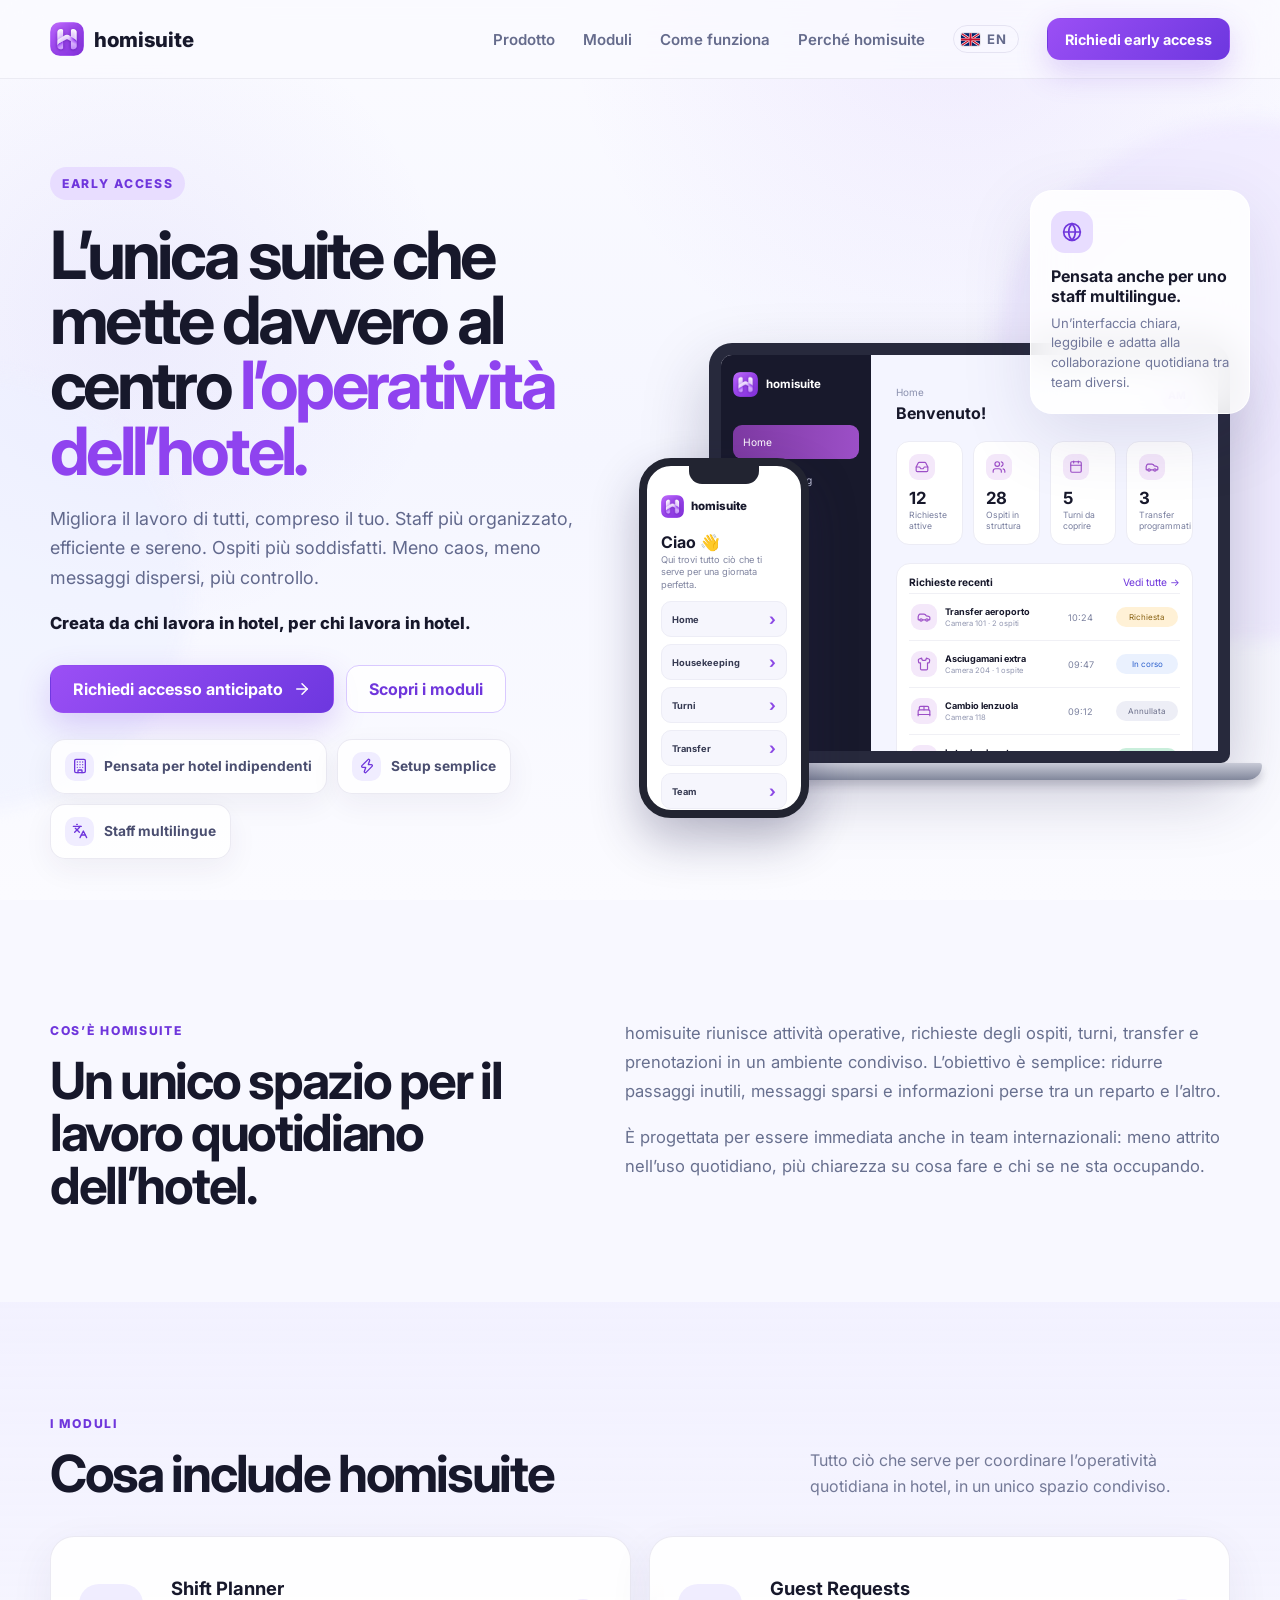
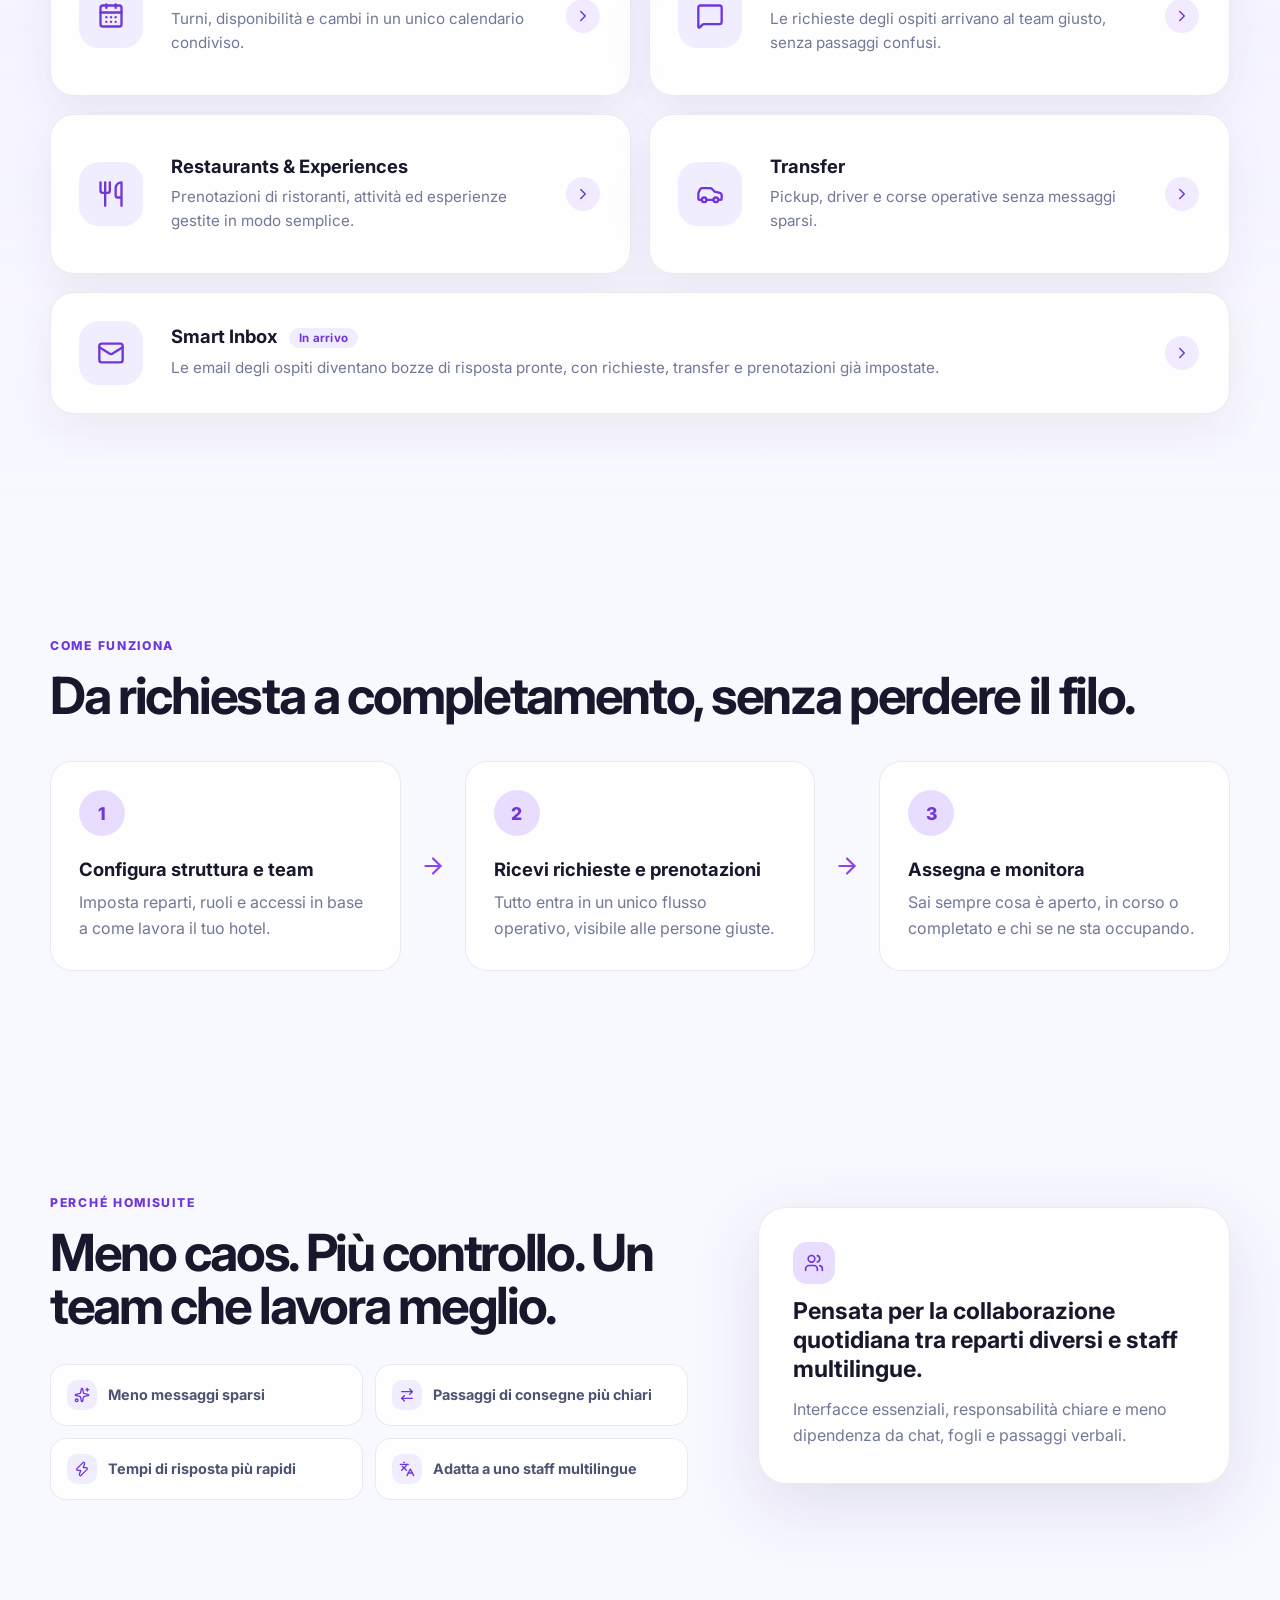
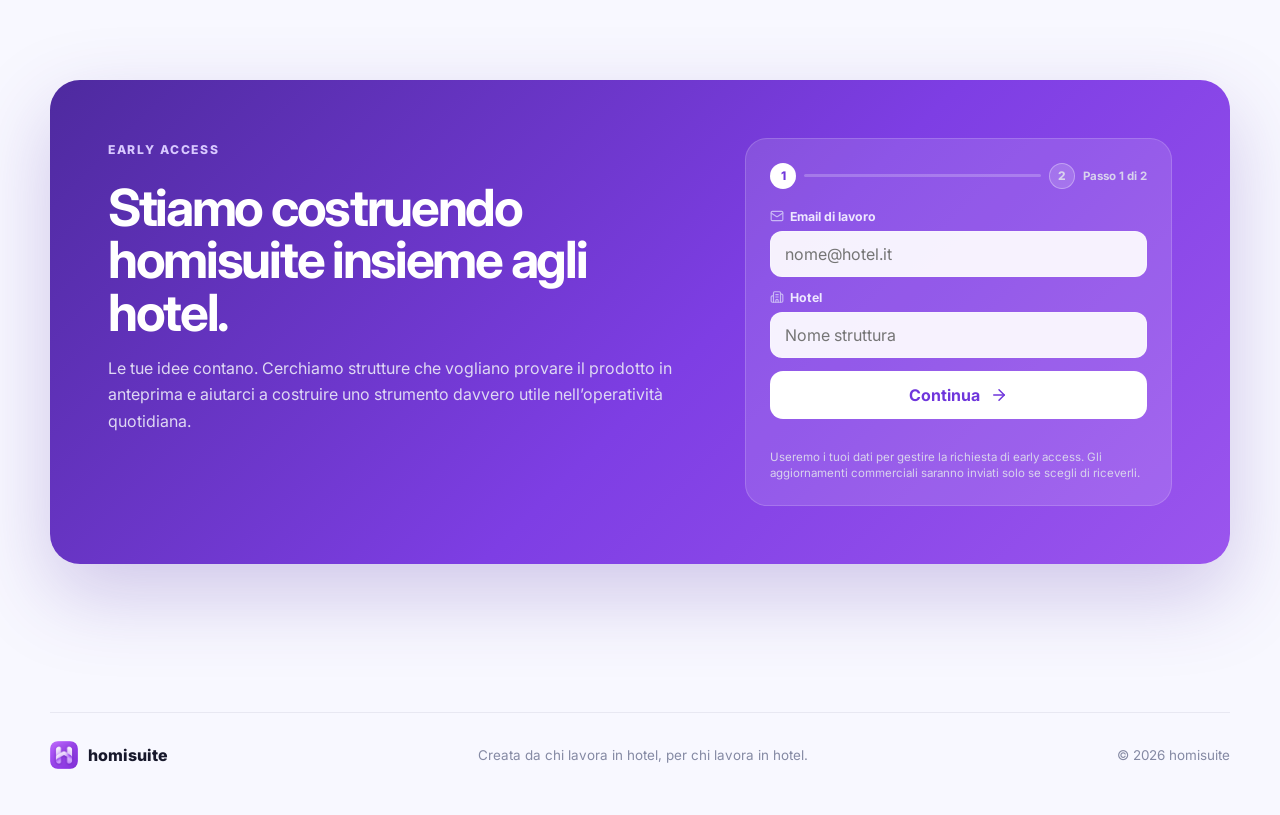
<file: index.html>
<!DOCTYPE html>
<html lang="it">
<head>
  <meta charset="UTF-8" />
  <meta name="viewport" content="width=device-width, initial-scale=1.0" />
  <meta name="description" content="homisuite è la suite operativa per hotel che centralizza richieste ospiti, turni, transfer, ristoranti ed esperienze in un unico spazio condiviso." />
  <meta name="theme-color" content="#17182b" />
  <meta name="color-scheme" content="light" />
  <title>homisuite — L’operatività dell’hotel, in un unico spazio</title>
  <link rel="canonical" href="https://www.homisuite.com/" />
  <link rel="alternate" hreflang="it" href="https://www.homisuite.com/" />
  <link rel="alternate" hreflang="en" href="https://www.homisuite.com/en/" />
  <link rel="alternate" hreflang="x-default" href="https://www.homisuite.com/" />

  <!-- Open Graph -->
  <meta property="og:type" content="website" />
  <meta property="og:url" content="https://www.homisuite.com/" />
  <meta property="og:site_name" content="homisuite" />
  <meta property="og:locale" content="it_IT" />
  <meta property="og:title" content="homisuite — L’operatività dell’hotel, in un unico spazio" />
  <meta property="og:description" content="homisuite è la suite operativa per hotel che centralizza richieste ospiti, turni, transfer, ristoranti ed esperienze in un unico spazio condiviso." />
  <meta property="og:image" content="https://www.homisuite.com/assets/og-image.png" />
  <meta property="og:image:width" content="1200" />
  <meta property="og:image:height" content="630" />
  <meta property="og:image:alt" content="homisuite — L’operatività dell’hotel, in un unico spazio" />

  <!-- Twitter Card -->
  <meta name="twitter:card" content="summary_large_image" />
  <meta name="twitter:title" content="homisuite — L’operatività dell’hotel, in un unico spazio" />
  <meta name="twitter:description" content="homisuite è la suite operativa per hotel che centralizza richieste ospiti, turni, transfer, ristoranti ed esperienze in un unico spazio condiviso." />
  <meta name="twitter:image" content="https://www.homisuite.com/assets/og-image.png" />

  <link rel="preconnect" href="https://fonts.googleapis.com">
  <link rel="preconnect" href="https://fonts.gstatic.com" crossorigin>
  <link href="https://fonts.googleapis.com/css2?family=Inter:wght@400;500;600;700;800&display=swap" rel="stylesheet">
  <link rel="icon" type="image/png" href="assets/homisuite-icon-256.png" />
  <link rel="apple-touch-icon" href="assets/homisuite-icon-256.png" />
  <link rel="stylesheet" href="styles.css" />

  <script type="application/ld+json">
  {
    "@context": "https://schema.org",
    "@type": "SoftwareApplication",
    "name": "homisuite",
    "url": "https://www.homisuite.com/",
    "description": "homisuite è la suite operativa per hotel che centralizza richieste ospiti, turni, transfer, ristoranti ed esperienze in un unico spazio condiviso.",
    "applicationCategory": "BusinessApplication",
    "operatingSystem": "Web",
    "image": "https://www.homisuite.com/assets/og-image.png",
    "publisher": {
      "@type": "Organization",
      "name": "homisuite",
      "url": "https://www.homisuite.com/",
      "logo": "https://www.homisuite.com/assets/homisuite-icon-256.png"
    }
  }
  </script>
</head>
<body>
  <div class="ambient ambient-one"></div>
  <div class="ambient ambient-two"></div>

  <header class="site-header">
    <div class="container nav-wrap">
      <a class="brand" href="#top" aria-label="homisuite home">
        <img src="assets/homisuite-icon-256.png" alt="" class="brand-icon" />
        <span>homisuite</span>
      </a>

      <nav class="nav-links" aria-label="Navigazione principale">
        <a href="#prodotto">Prodotto</a>
        <a href="#moduli">Moduli</a>
        <a href="#come-funziona">Come funziona</a>
        <a href="#perche">Perché homisuite</a>
        <a class="lang-switch" href="/en/" hreflang="en" lang="en">
          <svg class="flag-icon" viewBox="0 0 60 40" aria-hidden="true">
            <rect width="60" height="40" fill="#012169"/>
            <path d="M0,0 L60,40 M60,0 L0,40" stroke="#fff" stroke-width="8"/>
            <path d="M0,0 L24,16 M60,0 L36,16 M0,40 L24,24 M60,40 L36,24" stroke="#C8102E" stroke-width="4"/>
            <path d="M26,0 H34 V16 H60 V24 H34 V40 H26 V24 H0 V16 H26 Z" fill="#fff"/>
            <path d="M27,0 H33 V17 H60 V23 H33 V40 H27 V23 H0 V17 H27 Z" fill="#C8102E"/>
          </svg>
          EN
        </a>
      </nav>

      <a class="button button-small button-primary" href="#early-access">Richiedi early access</a>
      <button class="menu-toggle" aria-label="Apri menu" aria-expanded="false">
        <svg class="icon icon-menu" viewBox="0 0 24 24" fill="none" stroke="currentColor" stroke-width="2" stroke-linecap="round" stroke-linejoin="round" aria-hidden="true"><path d="M4 5h16" /><path d="M4 12h16" /><path d="M4 19h16" /></svg>
        <svg class="icon icon-x" viewBox="0 0 24 24" fill="none" stroke="currentColor" stroke-width="2" stroke-linecap="round" stroke-linejoin="round" aria-hidden="true"><path d="M18 6 6 18" /><path d="m6 6 12 12" /></svg>
      </button>
    </div>
  </header>

  <main id="top">
    <section class="hero section">
      <div class="container hero-grid">
        <div class="hero-copy">
          <span class="eyebrow">EARLY ACCESS</span>
          <h1>L’unica suite che mette davvero al centro <span>l’operatività dell’hotel.</span></h1>
          <p class="hero-lead">Migliora il lavoro di tutti, compreso il tuo. Staff più organizzato, efficiente e sereno. Ospiti più soddisfatti. Meno caos, meno messaggi dispersi, più controllo.</p>
          <p class="origin-line">Creata da chi lavora in hotel, per chi lavora in hotel.</p>

          <div class="hero-actions">
            <a class="button button-primary" href="#early-access">Richiedi accesso anticipato <svg class="icon icon-arrow-right" viewBox="0 0 24 24" fill="none" stroke="currentColor" stroke-width="2" stroke-linecap="round" stroke-linejoin="round" aria-hidden="true"><path d="M5 12h14" /><path d="m12 5 7 7-7 7" /></svg></a>
            <a class="button button-secondary" href="#moduli">Scopri i moduli</a>
          </div>

          <div class="hero-chips" aria-label="Punti di forza">
            <div class="chip"><span class="chip-icon"><svg class="icon icon-building" viewBox="0 0 24 24" fill="none" stroke="currentColor" stroke-width="2" stroke-linecap="round" stroke-linejoin="round" aria-hidden="true"><path d="M12 10h.01" /><path d="M12 14h.01" /><path d="M12 6h.01" /><path d="M16 10h.01" /><path d="M16 14h.01" /><path d="M16 6h.01" /><path d="M8 10h.01" /><path d="M8 14h.01" /><path d="M8 6h.01" /><path d="M9 22v-3a1 1 0 0 1 1-1h4a1 1 0 0 1 1 1v3" /><rect x="4" y="2" width="16" height="20" rx="2" /></svg></span><span>Pensata per hotel indipendenti</span></div>
            <div class="chip"><span class="chip-icon"><svg class="icon icon-zap" viewBox="0 0 24 24" fill="none" stroke="currentColor" stroke-width="2" stroke-linecap="round" stroke-linejoin="round" aria-hidden="true"><path d="M15.914 4a1.5 1.5 0 00-2.474-1.561l-9 9A1.5 1.5 0 005.5 14h4.002a.5.5 0 01.471.666L8.086 20a1.5 1.5 0 002.475 1.56l9-9A1.5 1.5 0 0018.5 10h-3.997a.5.5 0 01-.472-.667z" /></svg></span><span>Setup semplice</span></div>
            <div class="chip"><span class="chip-icon"><svg class="icon icon-languages" viewBox="0 0 24 24" fill="none" stroke="currentColor" stroke-width="2" stroke-linecap="round" stroke-linejoin="round" aria-hidden="true"><path d="m5 8 6 6" /><path d="m4 14 6-6 2-3" /><path d="M2 5h12" /><path d="M7 2h1" /><path d="m22 22-5-10-5 10" /><path d="M14 18h6" /></svg></span><span>Staff multilingue</span></div>
          </div>
        </div>

        <div class="hero-visual" aria-label="Mockup homisuite">
          <div class="multilingual-card glass-card">
            <div class="round-icon"><svg class="icon icon-globe" viewBox="0 0 24 24" fill="none" stroke="currentColor" stroke-width="2" stroke-linecap="round" stroke-linejoin="round" aria-hidden="true"><circle cx="12" cy="12" r="10" /><path d="M12 2a14.5 14.5 0 0 0 0 20 14.5 14.5 0 0 0 0-20" /><path d="M2 12h20" /></svg></div>
            <strong>Pensata anche per uno staff multilingue.</strong>
            <p>Un’interfaccia chiara, leggibile e adatta alla collaborazione quotidiana tra team diversi.</p>
          </div>

          <div class="laptop-shell">
            <div class="screen">
              <aside class="mock-sidebar">
                <div class="mock-brand"><img src="assets/homisuite-icon-256.png" alt=""><span>homisuite</span></div>
                <button class="mock-nav active">Home</button>
                <button class="mock-nav">Housekeeping</button>
                <button class="mock-nav">Turni</button>
                <button class="mock-nav">Transfer</button>
                <button class="mock-nav">Team</button>
                <button class="mock-nav">Impostazioni</button>
              </aside>

              <div class="mock-main">
                <div class="mock-topbar">
                  <div>
                    <small>Home</small>
                    <h3>Benvenuto!</h3>
                  </div>
                  <div class="mock-avatar">AM</div>
                </div>

                <div class="mock-kpis">
                  <article><span class="kpi-icon"><svg viewBox="0 0 24 24" fill="none" stroke="currentColor" stroke-width="2" stroke-linecap="round" stroke-linejoin="round" aria-hidden="true"><polyline points="22 12 16 12 14 15 10 15 8 12 2 12" /><path d="M5.45 5.11 2 12v6a2 2 0 0 0 2 2h16a2 2 0 0 0 2-2v-6l-3.45-6.89A2 2 0 0 0 16.76 4H7.24a2 2 0 0 0-1.79 1.11z" /></svg></span><strong>12</strong><small>Richieste attive</small></article>
                  <article><span class="kpi-icon"><svg viewBox="0 0 24 24" fill="none" stroke="currentColor" stroke-width="2" stroke-linecap="round" stroke-linejoin="round" aria-hidden="true"><path d="M16 21v-2a4 4 0 0 0-4-4H6a4 4 0 0 0-4 4v2" /><path d="M16 3.128a4 4 0 0 1 0 7.744" /><path d="M22 21v-2a4 4 0 0 0-3-3.87" /><circle cx="9" cy="7" r="4" /></svg></span><strong>28</strong><small>Ospiti in struttura</small></article>
                  <article><span class="kpi-icon"><svg viewBox="0 0 24 24" fill="none" stroke="currentColor" stroke-width="2" stroke-linecap="round" stroke-linejoin="round" aria-hidden="true"><path d="M8 2v3" /><path d="M16 2v3" /><rect x="3" y="3" width="18" height="18" rx="2" /><path d="M3 9h18" /></svg></span><strong>5</strong><small>Turni da coprire</small></article>
                  <article><span class="kpi-icon"><svg viewBox="0 0 24 24" fill="none" stroke="currentColor" stroke-width="2" stroke-linecap="round" stroke-linejoin="round" aria-hidden="true"><path d="M19 17h2c.6 0 1-.4 1-1v-3c0-.9-.7-1.7-1.5-1.9C18.7 10.6 16 10 16 10s-1.3-1.4-2.2-2.3c-.5-.4-1.1-.7-1.8-.7H5c-.6 0-1.1.4-1.4.9l-1.4 2.9A3.7 3.7 0 0 0 2 12v4c0 .6.4 1 1 1h2" /><circle cx="7" cy="17" r="2" /><path d="M9 17h6" /><circle cx="17" cy="17" r="2" /></svg></span><strong>3</strong><small>Transfer programmati</small></article>
                </div>

                <div class="mock-list">
                  <div class="list-header"><strong>Richieste recenti</strong><span>Vedi tutte →</span></div>
                  <div class="mock-row"><span class="row-icon"><svg viewBox="0 0 24 24" fill="none" stroke="currentColor" stroke-width="2" stroke-linecap="round" stroke-linejoin="round" aria-hidden="true"><path d="M19 17h2c.6 0 1-.4 1-1v-3c0-.9-.7-1.7-1.5-1.9C18.7 10.6 16 10 16 10s-1.3-1.4-2.2-2.3c-.5-.4-1.1-.7-1.8-.7H5c-.6 0-1.1.4-1.4.9l-1.4 2.9A3.7 3.7 0 0 0 2 12v4c0 .6.4 1 1 1h2" /><circle cx="7" cy="17" r="2" /><path d="M9 17h6" /><circle cx="17" cy="17" r="2" /></svg></span><div><strong>Transfer aeroporto</strong><small>Camera 101 · 2 ospiti</small></div><time>10:24</time><span class="status wait">Richiesta</span></div>
                  <div class="mock-row"><span class="row-icon"><svg viewBox="0 0 24 24" fill="none" stroke="currentColor" stroke-width="2" stroke-linecap="round" stroke-linejoin="round" aria-hidden="true"><path d="M20.38 3.46 16 2a4 4 0 0 1-8 0L3.62 3.46a2 2 0 0 0-1.34 2.23l.58 3.47a1 1 0 0 0 .99.84H6v10c0 1.1.9 2 2 2h8a2 2 0 0 0 2-2V10h2.15a1 1 0 0 0 .99-.84l.58-3.47a2 2 0 0 0-1.34-2.23z" /></svg></span><div><strong>Asciugamani extra</strong><small>Camera 204 · 1 ospite</small></div><time>09:47</time><span class="status prog">In corso</span></div>
                  <div class="mock-row"><span class="row-icon"><svg viewBox="0 0 24 24" fill="none" stroke="currentColor" stroke-width="2" stroke-linecap="round" stroke-linejoin="round" aria-hidden="true"><path d="M2 20v-8a2 2 0 0 1 2-2h16a2 2 0 0 1 2 2v8" /><path d="M4 10V6a2 2 0 0 1 2-2h12a2 2 0 0 1 2 2v4" /><path d="M12 4v6" /><path d="M2 18h20" /></svg></span><div><strong>Cambio lenzuola</strong><small>Camera 118</small></div><time>09:12</time><span class="status off">Annullata</span></div>
                  <div class="mock-row"><span class="row-icon"><svg viewBox="0 0 24 24" fill="none" stroke="currentColor" stroke-width="2" stroke-linecap="round" stroke-linejoin="round" aria-hidden="true"><circle cx="12" cy="12" r="10" /><path d="M12 6v6l4 2" /></svg></span><div><strong>Late check-out</strong><small>Camera 117 · 1 ospite</small></div><time>08:50</time><span class="status done">Completata</span></div>
                </div>
              </div>
            </div>
            <div class="laptop-base"></div>
          </div>

          <div class="phone-shell">
            <div class="phone-notch"></div>
            <div class="phone-content">
              <div class="phone-brand"><img src="assets/homisuite-icon-256.png" alt=""><span>homisuite</span></div>
              <h3>Ciao 👋</h3>
              <p>Qui trovi tutto ciò che ti serve per una giornata perfetta.</p>
              <div class="phone-item">Home <span>›</span></div>
              <div class="phone-item">Housekeeping <span>›</span></div>
              <div class="phone-item">Turni <span>›</span></div>
              <div class="phone-item">Transfer <span>›</span></div>
              <div class="phone-item">Team <span>›</span></div>
              <div class="phone-item">Impostazioni <span>›</span></div>
            </div>
          </div>
        </div>
      </div>
    </section>

    <section id="prodotto" class="section section-tight">
      <div class="container intro-grid">
        <div>
          <span class="section-label">COS’È HOMISUITE</span>
          <h2>Un unico spazio per il lavoro quotidiano dell’hotel.</h2>
        </div>
        <div class="intro-copy">
          <p>homisuite riunisce attività operative, richieste degli ospiti, turni, transfer e prenotazioni in un ambiente condiviso. L’obiettivo è semplice: ridurre passaggi inutili, messaggi sparsi e informazioni perse tra un reparto e l’altro.</p>
          <p>È progettata per essere immediata anche in team internazionali: meno attrito nell’uso quotidiano, più chiarezza su cosa fare e chi se ne sta occupando.</p>
        </div>
      </div>
    </section>

    <section id="moduli" class="section modules-section">
      <div class="container">
        <div class="section-heading">
          <div>
            <span class="section-label">I MODULI</span>
            <h2>Cosa include homisuite</h2>
          </div>
          <p>Tutto ciò che serve per coordinare l’operatività quotidiana in hotel, in un unico spazio condiviso.</p>
        </div>

        <div class="module-grid">
          <article class="module-card reveal">
            <div class="module-icon"><svg class="icon icon-calendar-days" viewBox="0 0 24 24" fill="none" stroke="currentColor" stroke-width="2" stroke-linecap="round" stroke-linejoin="round" aria-hidden="true"><path d="M8 2v3" /><path d="M16 2v3" /><rect x="3" y="3" width="18" height="18" rx="2" /><path d="M3 9h18" /><path d="M8 13h.01" /><path d="M12 13h.01" /><path d="M16 13h.01" /><path d="M8 17h.01" /><path d="M12 17h.01" /><path d="M16 17h.01" /></svg></div>
            <div><h3>Shift Planner</h3><p>Turni, disponibilità e cambi in un unico calendario condiviso.</p></div>
            <span class="card-arrow"><svg class="icon icon-chevron-right" viewBox="0 0 24 24" fill="none" stroke="currentColor" stroke-width="2" stroke-linecap="round" stroke-linejoin="round" aria-hidden="true"><path d="m9 18 6-6-6-6" /></svg></span>
          </article>
          <article class="module-card reveal">
            <div class="module-icon"><svg class="icon icon-message-square" viewBox="0 0 24 24" fill="none" stroke="currentColor" stroke-width="2" stroke-linecap="round" stroke-linejoin="round" aria-hidden="true"><path d="M22 17a2 2 0 0 1-2 2H6.828a2 2 0 0 0-1.414.586l-2.202 2.202A.71.71 0 0 1 2 21.286V5a2 2 0 0 1 2-2h16a2 2 0 0 1 2 2z" /></svg></div>
            <div><h3>Guest Requests</h3><p>Le richieste degli ospiti arrivano al team giusto, senza passaggi confusi.</p></div>
            <span class="card-arrow"><svg class="icon icon-chevron-right" viewBox="0 0 24 24" fill="none" stroke="currentColor" stroke-width="2" stroke-linecap="round" stroke-linejoin="round" aria-hidden="true"><path d="m9 18 6-6-6-6" /></svg></span>
          </article>
          <article class="module-card reveal">
            <div class="module-icon"><svg class="icon icon-utensils" viewBox="0 0 24 24" fill="none" stroke="currentColor" stroke-width="2" stroke-linecap="round" stroke-linejoin="round" aria-hidden="true"><path d="M3 2v7c0 1.1.9 2 2 2h4a2 2 0 0 0 2-2V2" /><path d="M7 2v20" /><path d="M21 15V2a5 5 0 0 0-5 5v6c0 1.1.9 2 2 2h3Zm0 0v7" /></svg></div>
            <div><h3>Restaurants & Experiences</h3><p>Prenotazioni di ristoranti, attività ed esperienze gestite in modo semplice.</p></div>
            <span class="card-arrow"><svg class="icon icon-chevron-right" viewBox="0 0 24 24" fill="none" stroke="currentColor" stroke-width="2" stroke-linecap="round" stroke-linejoin="round" aria-hidden="true"><path d="m9 18 6-6-6-6" /></svg></span>
          </article>
          <article class="module-card reveal">
            <div class="module-icon"><svg class="icon icon-car" viewBox="0 0 24 24" fill="none" stroke="currentColor" stroke-width="2" stroke-linecap="round" stroke-linejoin="round" aria-hidden="true"><path d="M19 17h2c.6 0 1-.4 1-1v-3c0-.9-.7-1.7-1.5-1.9C18.7 10.6 16 10 16 10s-1.3-1.4-2.2-2.3c-.5-.4-1.1-.7-1.8-.7H5c-.6 0-1.1.4-1.4.9l-1.4 2.9A3.7 3.7 0 0 0 2 12v4c0 .6.4 1 1 1h2" /><circle cx="7" cy="17" r="2" /><path d="M9 17h6" /><circle cx="17" cy="17" r="2" /></svg></div>
            <div><h3>Transfer</h3><p>Pickup, driver e corse operative senza messaggi sparsi.</p></div>
            <span class="card-arrow"><svg class="icon icon-chevron-right" viewBox="0 0 24 24" fill="none" stroke="currentColor" stroke-width="2" stroke-linecap="round" stroke-linejoin="round" aria-hidden="true"><path d="m9 18 6-6-6-6" /></svg></span>
          </article>
          <article class="module-card module-card--wide reveal">
            <div class="module-icon"><svg class="icon icon-mail" viewBox="0 0 24 24" fill="none" stroke="currentColor" stroke-width="2" stroke-linecap="round" stroke-linejoin="round" aria-hidden="true"><rect width="20" height="16" x="2" y="4" rx="2" /><path d="m22 7-8.97 5.7a1.94 1.94 0 0 1-2.06 0L2 7" /></svg></div>
            <div><h3>Smart Inbox <span class="module-badge">In arrivo</span></h3><p>Le email degli ospiti diventano bozze di risposta pronte, con richieste, transfer e prenotazioni già impostate.</p></div>
            <span class="card-arrow"><svg class="icon icon-chevron-right" viewBox="0 0 24 24" fill="none" stroke="currentColor" stroke-width="2" stroke-linecap="round" stroke-linejoin="round" aria-hidden="true"><path d="m9 18 6-6-6-6" /></svg></span>
          </article>
        </div>
      </div>
    </section>

    <section id="come-funziona" class="section process-section">
      <div class="container">
        <div class="section-heading single">
          <div><span class="section-label">COME FUNZIONA</span><h2>Da richiesta a completamento, senza perdere il filo.</h2></div>
        </div>

        <div class="steps-grid">
          <article class="step-card reveal"><span class="step-number">1</span><h3>Configura struttura e team</h3><p>Imposta reparti, ruoli e accessi in base a come lavora il tuo hotel.</p></article>
          <div class="step-arrow"><svg class="icon icon-arrow-right" viewBox="0 0 24 24" fill="none" stroke="currentColor" stroke-width="2" stroke-linecap="round" stroke-linejoin="round" aria-hidden="true"><path d="M5 12h14" /><path d="m12 5 7 7-7 7" /></svg></div>
          <article class="step-card reveal"><span class="step-number">2</span><h3>Ricevi richieste e prenotazioni</h3><p>Tutto entra in un unico flusso operativo, visibile alle persone giuste.</p></article>
          <div class="step-arrow"><svg class="icon icon-arrow-right" viewBox="0 0 24 24" fill="none" stroke="currentColor" stroke-width="2" stroke-linecap="round" stroke-linejoin="round" aria-hidden="true"><path d="M5 12h14" /><path d="m12 5 7 7-7 7" /></svg></div>
          <article class="step-card reveal"><span class="step-number">3</span><h3>Assegna e monitora</h3><p>Sai sempre cosa è aperto, in corso o completato e chi se ne sta occupando.</p></article>
        </div>
      </div>
    </section>

    <section id="perche" class="section benefits-section">
      <div class="container benefits-grid">
        <div>
          <span class="section-label">PERCHÉ HOMISUITE</span>
          <h2>Meno caos. Più controllo. Un team che lavora meglio.</h2>
          <div class="benefit-list">
            <div class="benefit-pill reveal"><span><svg class="icon icon-sparkles" viewBox="0 0 24 24" fill="none" stroke="currentColor" stroke-width="2" stroke-linecap="round" stroke-linejoin="round" aria-hidden="true"><path d="M11.017 2.814a1 1 0 0 1 1.966 0l1.051 5.558a2 2 0 0 0 1.594 1.594l5.558 1.051a1 1 0 0 1 0 1.966l-5.558 1.051a2 2 0 0 0-1.594 1.594l-1.051 5.558a1 1 0 0 1-1.966 0l-1.051-5.558a2 2 0 0 0-1.594-1.594l-5.558-1.051a1 1 0 0 1 0-1.966l5.558-1.051a2 2 0 0 0 1.594-1.594z" /><path d="M20 2v4" /><path d="M22 4h-4" /><circle cx="4" cy="20" r="2" /></svg></span>Meno messaggi sparsi</div>
            <div class="benefit-pill reveal"><span><svg class="icon icon-arrow-right-left" viewBox="0 0 24 24" fill="none" stroke="currentColor" stroke-width="2" stroke-linecap="round" stroke-linejoin="round" aria-hidden="true"><path d="m16 3 4 4-4 4" /><path d="M20 7H4" /><path d="m8 21-4-4 4-4" /><path d="M4 17h16" /></svg></span>Passaggi di consegne più chiari</div>
            <div class="benefit-pill reveal"><span><svg class="icon icon-zap" viewBox="0 0 24 24" fill="none" stroke="currentColor" stroke-width="2" stroke-linecap="round" stroke-linejoin="round" aria-hidden="true"><path d="M15.914 4a1.5 1.5 0 00-2.474-1.561l-9 9A1.5 1.5 0 005.5 14h4.002a.5.5 0 01.471.666L8.086 20a1.5 1.5 0 002.475 1.56l9-9A1.5 1.5 0 0018.5 10h-3.997a.5.5 0 01-.472-.667z" /></svg></span>Tempi di risposta più rapidi</div>
            <div class="benefit-pill reveal"><span><svg class="icon icon-languages" viewBox="0 0 24 24" fill="none" stroke="currentColor" stroke-width="2" stroke-linecap="round" stroke-linejoin="round" aria-hidden="true"><path d="m5 8 6 6" /><path d="m4 14 6-6 2-3" /><path d="M2 5h12" /><path d="M7 2h1" /><path d="m22 22-5-10-5 10" /><path d="M14 18h6" /></svg></span>Adatta a uno staff multilingue</div>
          </div>
        </div>
        <aside class="team-card">
          <div class="round-icon"><svg class="icon icon-users" viewBox="0 0 24 24" fill="none" stroke="currentColor" stroke-width="2" stroke-linecap="round" stroke-linejoin="round" aria-hidden="true"><path d="M16 21v-2a4 4 0 0 0-4-4H6a4 4 0 0 0-4 4v2" /><path d="M16 3.128a4 4 0 0 1 0 7.744" /><path d="M22 21v-2a4 4 0 0 0-3-3.87" /><circle cx="9" cy="7" r="4" /></svg></div>
          <h3>Pensata per la collaborazione quotidiana tra reparti diversi e staff multilingue.</h3>
          <p>Interfacce essenziali, responsabilità chiare e meno dipendenza da chat, fogli e passaggi verbali.</p>
        </aside>
      </div>
    </section>

    <section id="early-access" class="section cta-section">
      <div class="container cta-card">
        <div>
          <span class="section-label light">EARLY ACCESS</span>
          <h2>Stiamo costruendo homisuite insieme agli hotel.</h2>
          <p>Le tue idee contano. Cerchiamo strutture che vogliano provare il prodotto in anteprima e aiutarci a costruire uno strumento davvero utile nell’operatività quotidiana.</p>
        </div>
        <form class="early-form" id="earlyForm" novalidate>
          <div class="form-progress" role="status" aria-live="polite">
            <span class="form-progress-step is-active" data-step-dot="1">1</span>
            <span class="form-progress-track"><span class="form-progress-fill" id="earlyFormProgressFill"></span></span>
            <span class="form-progress-step" data-step-dot="2">2</span>
            <span class="form-progress-label" id="earlyFormProgressLabel">Passo 1 di 2</span>
          </div>

          <fieldset class="form-step is-active" id="earlyFormStep1" data-step="1">
            <legend class="sr-only">I tuoi dati</legend>
            <label>
              <span><svg class="icon icon-mail" viewBox="0 0 24 24" fill="none" stroke="currentColor" stroke-width="2" stroke-linecap="round" stroke-linejoin="round" aria-hidden="true"><path d="m22 7-8.991 5.727a2 2 0 0 1-2.009 0L2 7" /><rect x="2" y="4" width="20" height="16" rx="2" /></svg>Email di lavoro</span>
              <input type="email" name="email" placeholder="nome@hotel.it" autocomplete="email" required />
            </label>
            <label>
              <span><svg class="icon icon-building-2" viewBox="0 0 24 24" fill="none" stroke="currentColor" stroke-width="2" stroke-linecap="round" stroke-linejoin="round" aria-hidden="true"><path d="M10 12h4" /><path d="M10 8h4" /><path d="M14 21v-3a2 2 0 0 0-4 0v3" /><path d="M6 10H4a2 2 0 0 0-2 2v7a2 2 0 0 0 2 2h16a2 2 0 0 0 2-2V9a2 2 0 0 0-2-2h-2" /><path d="M6 21V5a2 2 0 0 1 2-2h8a2 2 0 0 1 2 2v16" /></svg>Hotel</span>
              <input type="text" name="hotel_name" placeholder="Nome struttura" autocomplete="organization" required />
            </label>
            <button class="button button-light" type="button" id="earlyFormNext">
              Continua
              <svg class="icon icon-arrow-right" viewBox="0 0 24 24" fill="none" stroke="currentColor" stroke-width="2" stroke-linecap="round" stroke-linejoin="round" aria-hidden="true"><path d="M5 12h14" /><path d="m12 5 7 7-7 7" /></svg>
            </button>
          </fieldset>

          <fieldset class="form-step" id="earlyFormStep2" data-step="2">
            <legend class="sr-only">Qualche dettaglio in più</legend>
            <div class="form-row">
              <div class="field">
                <span><svg class="icon icon-user" viewBox="0 0 24 24" fill="none" stroke="currentColor" stroke-width="2" stroke-linecap="round" stroke-linejoin="round" aria-hidden="true"><path d="M19 21v-2a4 4 0 0 0-4-4H9a4 4 0 0 0-4 4v2" /><circle cx="12" cy="7" r="4" /></svg>Il tuo ruolo</span>
                <select name="role" required>
                  <option value="" disabled selected hidden>Seleziona…</option>
                  <option value="general_manager">General Manager</option>
                  <option value="front_office_manager">Front Office Manager</option>
                  <option value="front_office">Front Office / Reception</option>
                  <option value="operations">Operations</option>
                  <option value="owner">Proprietà</option>
                  <option value="other">Altro</option>
                </select>
              </div>
              <div class="field">
                <span><svg class="icon icon-bed-double" viewBox="0 0 24 24" fill="none" stroke="currentColor" stroke-width="2" stroke-linecap="round" stroke-linejoin="round" aria-hidden="true"><path d="M2 20v-8a2 2 0 0 1 2-2h16a2 2 0 0 1 2 2v8" /><path d="M4 10V6a2 2 0 0 1 2-2h12a2 2 0 0 1 2 2v4" /><path d="M12 4v6" /><path d="M2 18h20" /></svg>Numero camere</span>
                <select name="rooms_range" required>
                  <option value="" disabled selected hidden>Seleziona…</option>
                  <option value="1-20">1–20</option>
                  <option value="21-50">21–50</option>
                  <option value="51-100">51–100</option>
                  <option value="101-200">101–200</option>
                  <option value="200+">200+</option>
                </select>
              </div>
            </div>
            <div class="field">
              <span><svg class="icon icon-list-checks" viewBox="0 0 24 24" fill="none" stroke="currentColor" stroke-width="2" stroke-linecap="round" stroke-linejoin="round" aria-hidden="true"><path d="M13 5h8" /><path d="M13 12h8" /><path d="M13 19h8" /><path d="m3 17 2 2 4-4" /><path d="m3 7 2 2 4-4" /></svg>Cosa vorresti semplificare? <small class="field-hint">(puoi sceglierne più di uno)</small></span>
              <select name="main_problem" required multiple>
                <option value="guest_requests">Richieste degli ospiti</option>
                <option value="shift_planning">Turni e organizzazione dello staff</option>
                <option value="internal_communication">Comunicazione tra reparti</option>
                <option value="transfer">Transfer e trasporti</option>
                <option value="restaurants_experiences">Ristoranti ed esperienze</option>
                <option value="handover">Passaggi di consegne</option>
                <option value="other">Altro</option>
              </select>
            </div>

            <label class="checkbox-field">
              <input type="checkbox" name="marketing_consent" role="switch" />
              <span>Voglio ricevere aggiornamenti sul lancio e sulle novità di homisuite.</span>
            </label>

            <label class="hp-field" aria-hidden="true">
              <span>Non compilare questo campo</span>
              <input type="text" name="website" tabindex="-1" autocomplete="off" />
            </label>

            <div class="form-step-actions">
              <button class="button button-ghost-light" type="button" id="earlyFormBack">
                <svg class="icon icon-arrow-left" viewBox="0 0 24 24" fill="none" stroke="currentColor" stroke-width="2" stroke-linecap="round" stroke-linejoin="round" aria-hidden="true"><path d="m12 19-7-7 7-7" /><path d="M19 12H5" /></svg>
                Indietro
              </button>
              <button class="button button-light" type="submit" id="earlyFormSubmit">
                <span class="btn-label">Richiedi early access</span>
                <svg class="icon icon-loader-2 spin" viewBox="0 0 24 24" fill="none" stroke="currentColor" stroke-width="2" stroke-linecap="round" stroke-linejoin="round" aria-hidden="true" hidden><path d="M21 12a9 9 0 1 1-6.219-8.56" /></svg>
              </button>
            </div>
          </fieldset>

          <p class="form-message" id="earlyFormMessage" role="status" aria-live="polite"></p>
          <small>Useremo i tuoi dati per gestire la richiesta di early access. Gli aggiornamenti commerciali saranno inviati solo se scegli di riceverli.</small>
        </form>
      </div>
    </section>
  </main>

  <footer class="site-footer">
    <div class="container footer-row">
      <a class="brand footer-brand" href="#top"><img src="assets/homisuite-icon-256.png" alt=""><span>homisuite</span></a>
      <p>Creata da chi lavora in hotel, per chi lavora in hotel.</p>
      <span>© 2026 homisuite</span>
    </div>
  </footer>

  <script src="script.js"></script>
</body>
</html>
</file>
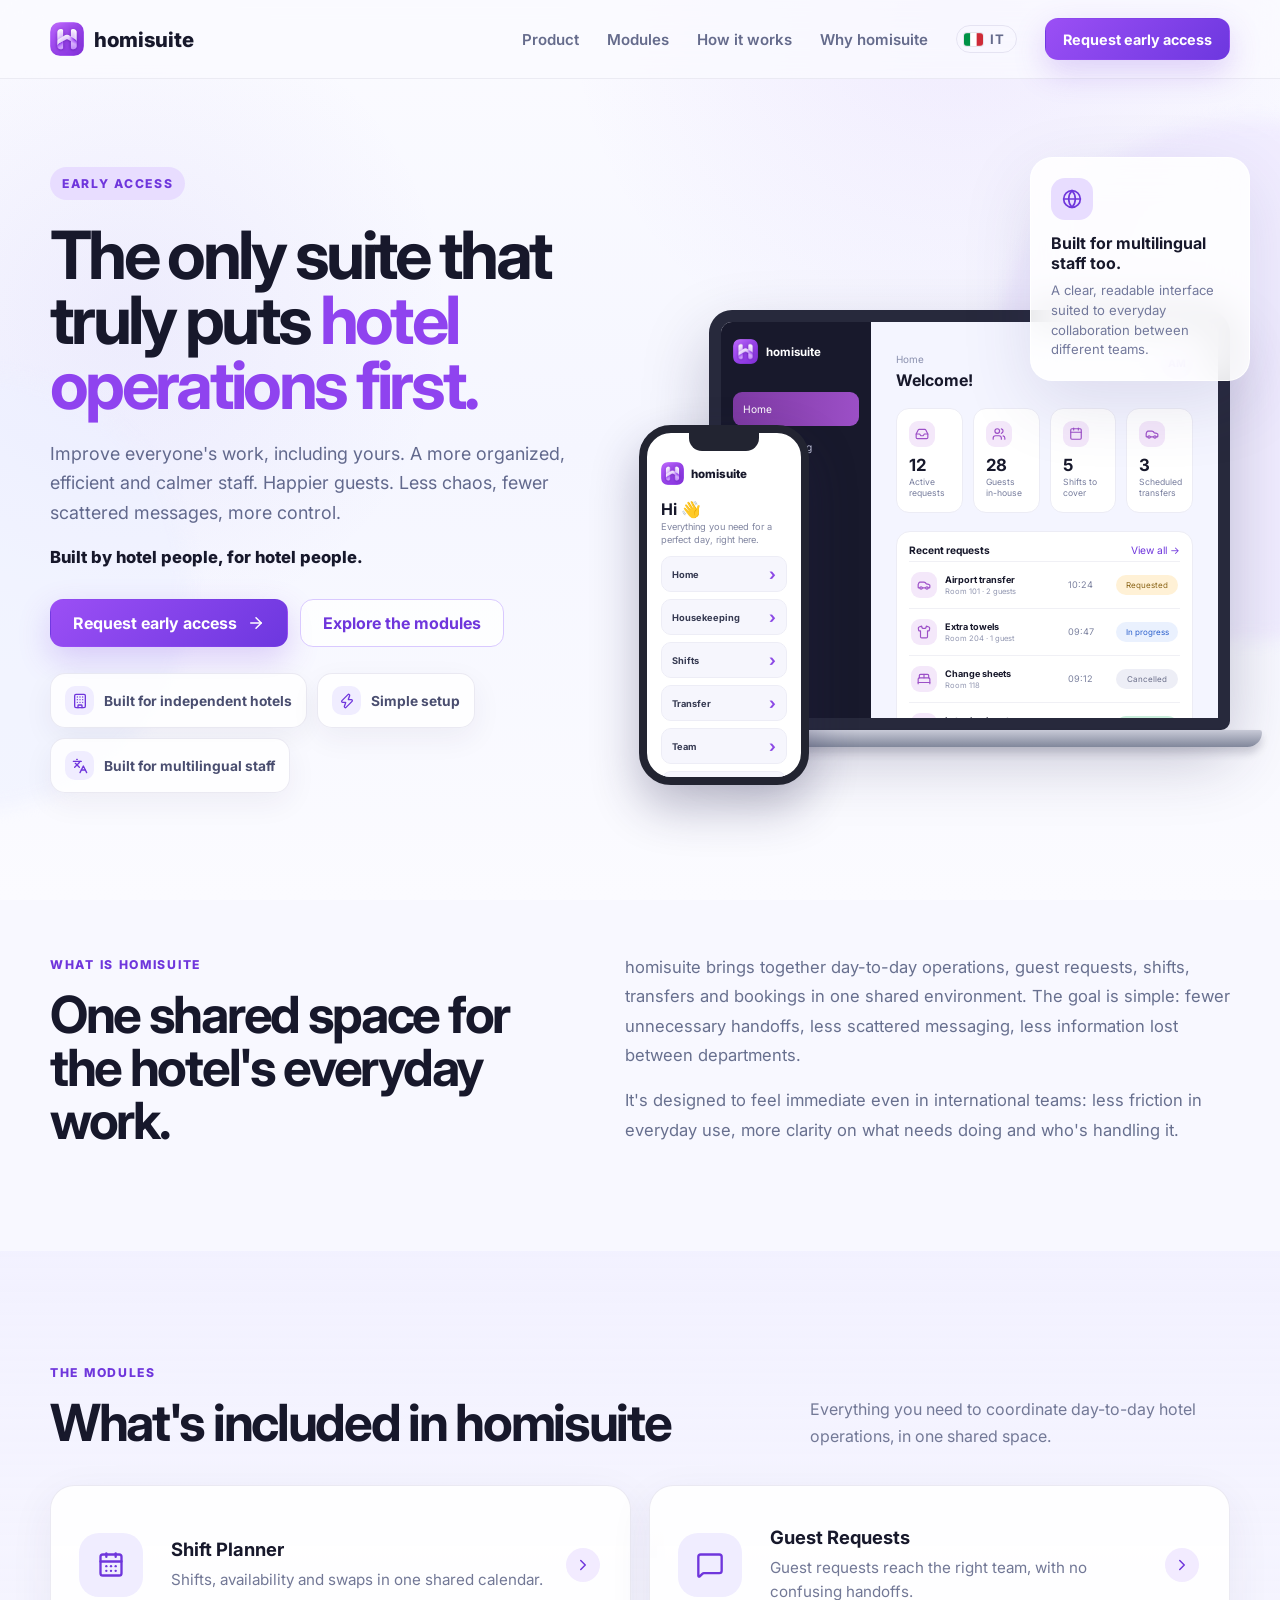
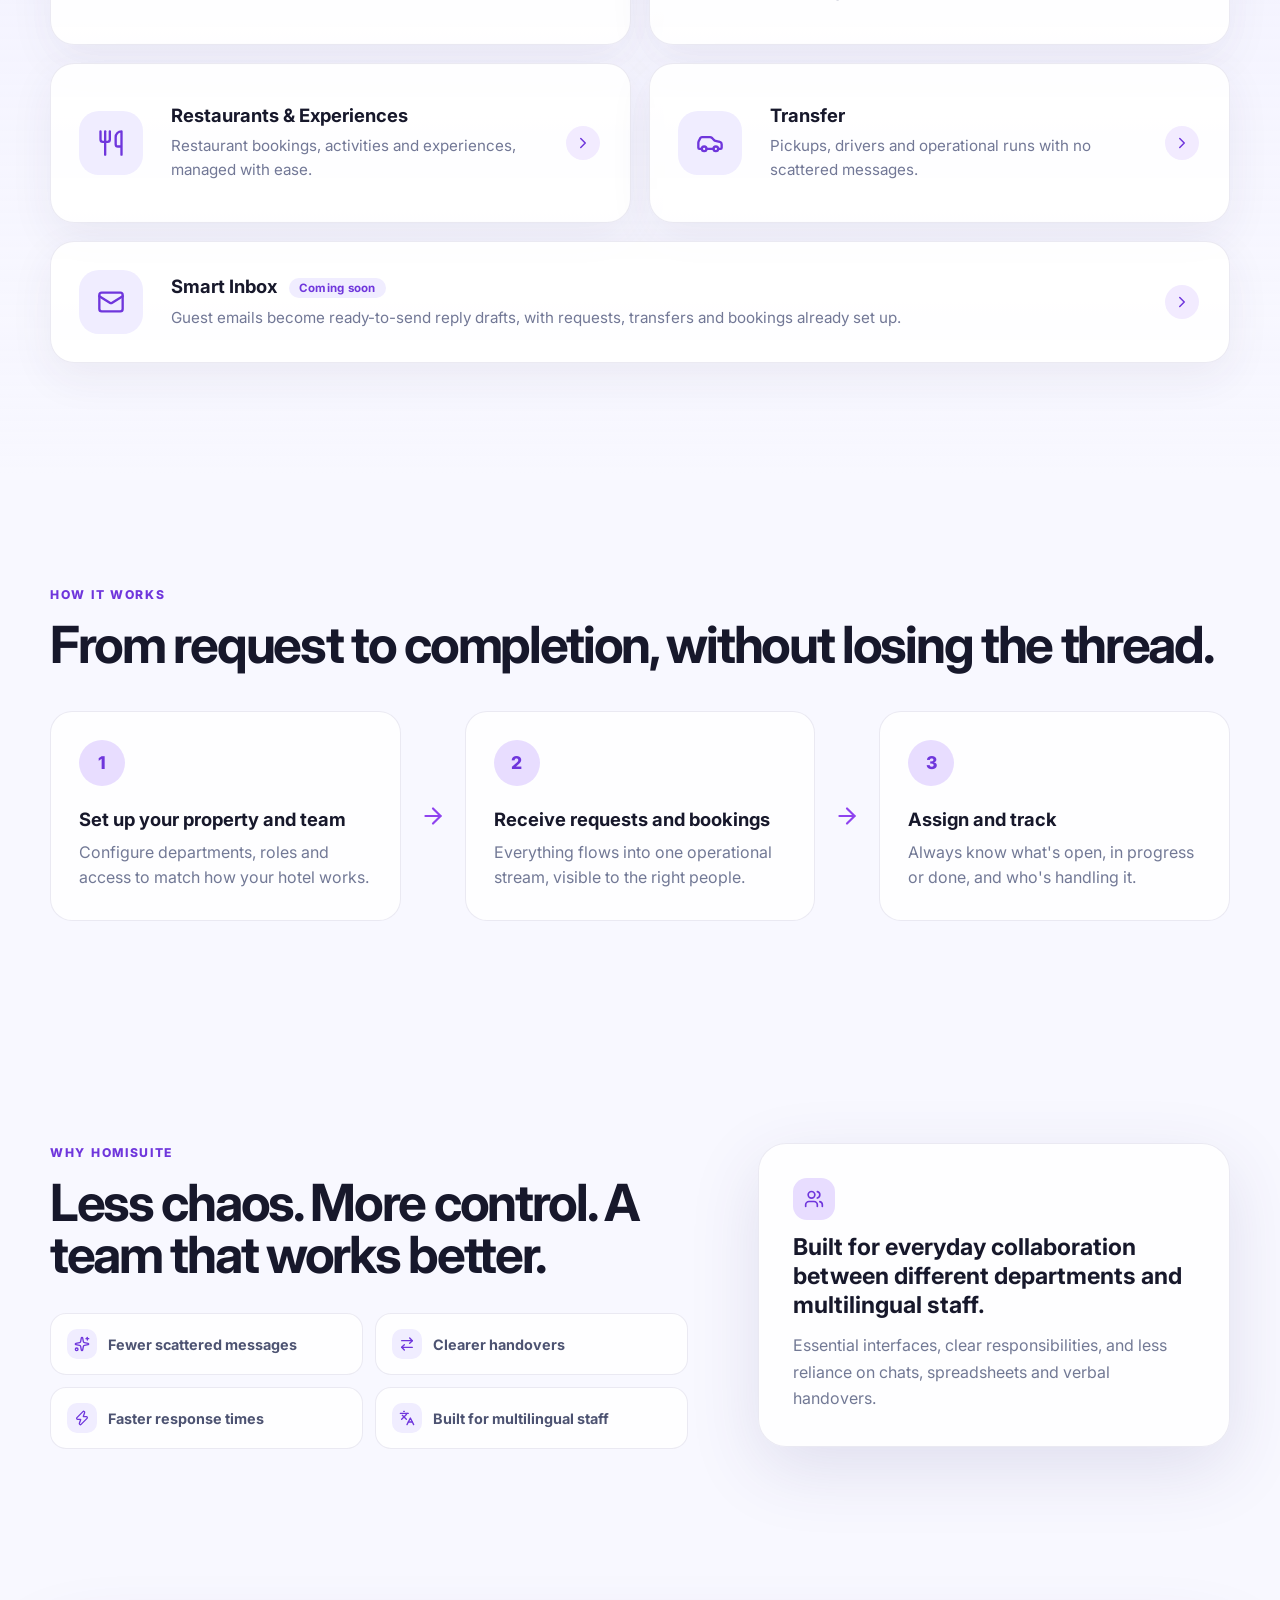
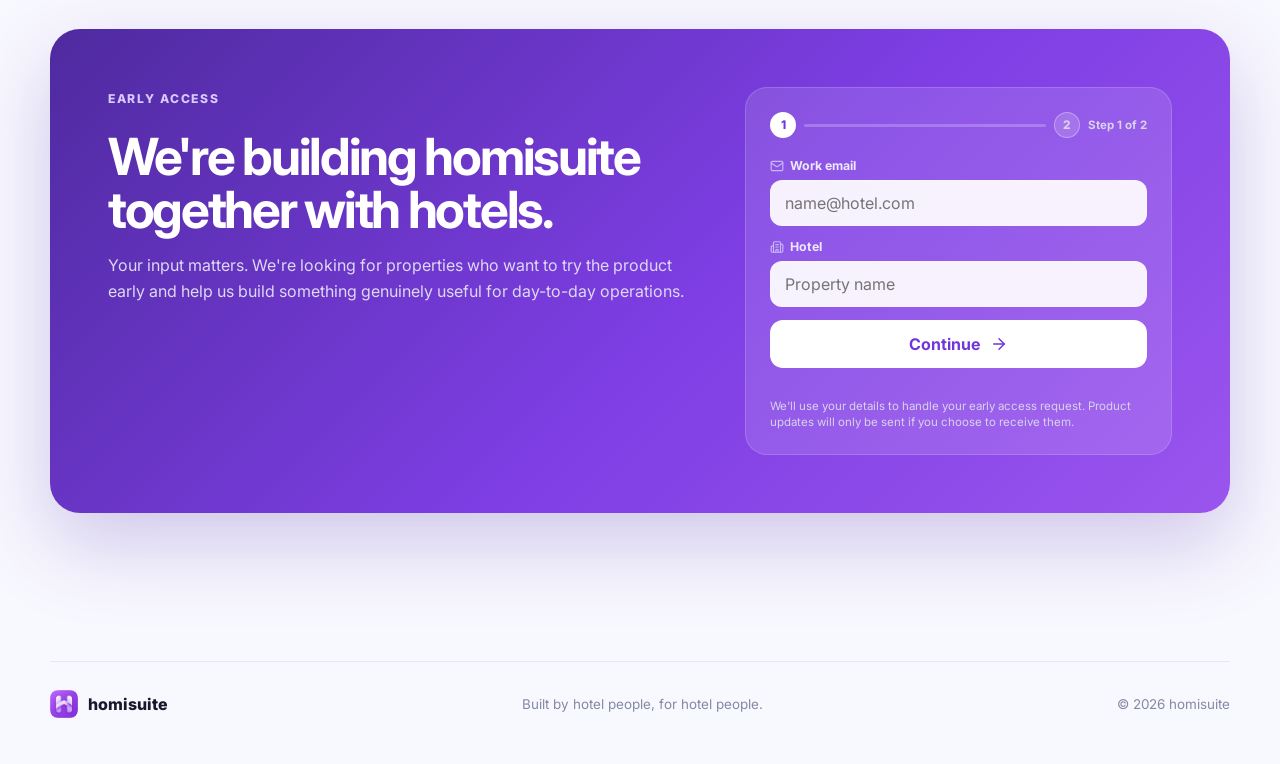
<file: en/index.html>
<!DOCTYPE html>
<html lang="en">
<head>
  <meta charset="UTF-8" />
  <meta name="viewport" content="width=device-width, initial-scale=1.0" />
  <meta name="description" content="homisuite is the operations suite for hotels that brings guest requests, shifts, transfers, restaurants and experiences together in one shared space." />
  <meta name="theme-color" content="#17182b" />
  <meta name="color-scheme" content="light" />
  <title>homisuite — Hotel operations, in one shared space</title>
  <link rel="canonical" href="https://www.homisuite.com/en/" />
  <link rel="alternate" hreflang="it" href="https://www.homisuite.com/" />
  <link rel="alternate" hreflang="en" href="https://www.homisuite.com/en/" />
  <link rel="alternate" hreflang="x-default" href="https://www.homisuite.com/" />

  <!-- Open Graph -->
  <meta property="og:type" content="website" />
  <meta property="og:url" content="https://www.homisuite.com/en/" />
  <meta property="og:site_name" content="homisuite" />
  <meta property="og:locale" content="en_US" />
  <meta property="og:locale:alternate" content="it_IT" />
  <meta property="og:title" content="homisuite — Hotel operations, in one shared space" />
  <meta property="og:description" content="homisuite is the operations suite for hotels that brings guest requests, shifts, transfers, restaurants and experiences together in one shared space." />
  <meta property="og:image" content="https://www.homisuite.com/assets/og-image.png" />
  <meta property="og:image:width" content="1200" />
  <meta property="og:image:height" content="630" />
  <meta property="og:image:alt" content="homisuite — Hotel operations software, built for hotel people" />

  <!-- Twitter Card -->
  <meta name="twitter:card" content="summary_large_image" />
  <meta name="twitter:title" content="homisuite — Hotel operations, in one shared space" />
  <meta name="twitter:description" content="homisuite is the operations suite for hotels that brings guest requests, shifts, transfers, restaurants and experiences together in one shared space." />
  <meta name="twitter:image" content="https://www.homisuite.com/assets/og-image.png" />

  <link rel="preconnect" href="https://fonts.googleapis.com">
  <link rel="preconnect" href="https://fonts.gstatic.com" crossorigin>
  <link href="https://fonts.googleapis.com/css2?family=Inter:wght@400;500;600;700;800&display=swap" rel="stylesheet">
  <link rel="icon" type="image/png" href="../assets/homisuite-icon-256.png" />
  <link rel="apple-touch-icon" href="../assets/homisuite-icon-256.png" />
  <link rel="stylesheet" href="../styles.css" />

  <script type="application/ld+json">
  {
    "@context": "https://schema.org",
    "@type": "SoftwareApplication",
    "name": "homisuite",
    "url": "https://www.homisuite.com/en/",
    "description": "homisuite is the operations suite for hotels that brings guest requests, shifts, transfers, restaurants and experiences together in one shared space.",
    "applicationCategory": "BusinessApplication",
    "operatingSystem": "Web",
    "image": "https://www.homisuite.com/assets/og-image.png",
    "publisher": {
      "@type": "Organization",
      "name": "homisuite",
      "url": "https://www.homisuite.com/",
      "logo": "https://www.homisuite.com/assets/homisuite-icon-256.png"
    }
  }
  </script>
</head>
<body>
  <div class="ambient ambient-one"></div>
  <div class="ambient ambient-two"></div>

  <header class="site-header">
    <div class="container nav-wrap">
      <a class="brand" href="#top" aria-label="homisuite home">
        <img src="../assets/homisuite-icon-256.png" alt="" class="brand-icon" />
        <span>homisuite</span>
      </a>

      <nav class="nav-links" aria-label="Main navigation">
        <a href="#product">Product</a>
        <a href="#modules">Modules</a>
        <a href="#how-it-works">How it works</a>
        <a href="#why">Why homisuite</a>
        <a class="lang-switch" href="/" hreflang="it" lang="it">
          <svg class="flag-icon" viewBox="0 0 60 40" aria-hidden="true">
            <rect width="20" height="40" fill="#009246"/>
            <rect width="20" height="40" x="20" fill="#fff"/>
            <rect width="20" height="40" x="40" fill="#ce2b37"/>
          </svg>
          IT
        </a>
      </nav>

      <a class="button button-small button-primary" href="#early-access">Request early access</a>
      <button class="menu-toggle" aria-label="Open menu" aria-expanded="false">
        <svg class="icon icon-menu" viewBox="0 0 24 24" fill="none" stroke="currentColor" stroke-width="2" stroke-linecap="round" stroke-linejoin="round" aria-hidden="true"><path d="M4 5h16" /><path d="M4 12h16" /><path d="M4 19h16" /></svg>
        <svg class="icon icon-x" viewBox="0 0 24 24" fill="none" stroke="currentColor" stroke-width="2" stroke-linecap="round" stroke-linejoin="round" aria-hidden="true"><path d="M18 6 6 18" /><path d="m6 6 12 12" /></svg>
      </button>
    </div>
  </header>

  <main id="top">
    <section class="hero section">
      <div class="container hero-grid">
        <div class="hero-copy">
          <span class="eyebrow">EARLY ACCESS</span>
          <h1>The only suite that truly puts <span>hotel operations first.</span></h1>
          <p class="hero-lead">Improve everyone's work, including yours. A more organized, efficient and calmer staff. Happier guests. Less chaos, fewer scattered messages, more control.</p>
          <p class="origin-line">Built by hotel people, for hotel people.</p>

          <div class="hero-actions">
            <a class="button button-primary" href="#early-access">Request early access <svg class="icon icon-arrow-right" viewBox="0 0 24 24" fill="none" stroke="currentColor" stroke-width="2" stroke-linecap="round" stroke-linejoin="round" aria-hidden="true"><path d="M5 12h14" /><path d="m12 5 7 7-7 7" /></svg></a>
            <a class="button button-secondary" href="#modules">Explore the modules</a>
          </div>

          <div class="hero-chips" aria-label="Key strengths">
            <div class="chip"><span class="chip-icon"><svg class="icon icon-building" viewBox="0 0 24 24" fill="none" stroke="currentColor" stroke-width="2" stroke-linecap="round" stroke-linejoin="round" aria-hidden="true"><path d="M12 10h.01" /><path d="M12 14h.01" /><path d="M12 6h.01" /><path d="M16 10h.01" /><path d="M16 14h.01" /><path d="M16 6h.01" /><path d="M8 10h.01" /><path d="M8 14h.01" /><path d="M8 6h.01" /><path d="M9 22v-3a1 1 0 0 1 1-1h4a1 1 0 0 1 1 1v3" /><rect x="4" y="2" width="16" height="20" rx="2" /></svg></span><span>Built for independent hotels</span></div>
            <div class="chip"><span class="chip-icon"><svg class="icon icon-zap" viewBox="0 0 24 24" fill="none" stroke="currentColor" stroke-width="2" stroke-linecap="round" stroke-linejoin="round" aria-hidden="true"><path d="M15.914 4a1.5 1.5 0 00-2.474-1.561l-9 9A1.5 1.5 0 005.5 14h4.002a.5.5 0 01.471.666L8.086 20a1.5 1.5 0 002.475 1.56l9-9A1.5 1.5 0 0018.5 10h-3.997a.5.5 0 01-.472-.667z" /></svg></span><span>Simple setup</span></div>
            <div class="chip"><span class="chip-icon"><svg class="icon icon-languages" viewBox="0 0 24 24" fill="none" stroke="currentColor" stroke-width="2" stroke-linecap="round" stroke-linejoin="round" aria-hidden="true"><path d="m5 8 6 6" /><path d="m4 14 6-6 2-3" /><path d="M2 5h12" /><path d="M7 2h1" /><path d="m22 22-5-10-5 10" /><path d="M14 18h6" /></svg></span><span>Built for multilingual staff</span></div>
          </div>
        </div>

        <div class="hero-visual" aria-label="homisuite product preview">
          <div class="multilingual-card glass-card">
            <div class="round-icon"><svg class="icon icon-globe" viewBox="0 0 24 24" fill="none" stroke="currentColor" stroke-width="2" stroke-linecap="round" stroke-linejoin="round" aria-hidden="true"><circle cx="12" cy="12" r="10" /><path d="M12 2a14.5 14.5 0 0 0 0 20 14.5 14.5 0 0 0 0-20" /><path d="M2 12h20" /></svg></div>
            <strong>Built for multilingual staff too.</strong>
            <p>A clear, readable interface suited to everyday collaboration between different teams.</p>
          </div>

          <div class="laptop-shell">
            <div class="screen">
              <aside class="mock-sidebar">
                <div class="mock-brand"><img src="../assets/homisuite-icon-256.png" alt=""><span>homisuite</span></div>
                <button class="mock-nav active">Home</button>
                <button class="mock-nav">Housekeeping</button>
                <button class="mock-nav">Shifts</button>
                <button class="mock-nav">Transfer</button>
                <button class="mock-nav">Team</button>
                <button class="mock-nav">Settings</button>
              </aside>

              <div class="mock-main">
                <div class="mock-topbar">
                  <div>
                    <small>Home</small>
                    <h3>Welcome!</h3>
                  </div>
                  <div class="mock-avatar">AM</div>
                </div>

                <div class="mock-kpis">
                  <article><span class="kpi-icon"><svg viewBox="0 0 24 24" fill="none" stroke="currentColor" stroke-width="2" stroke-linecap="round" stroke-linejoin="round" aria-hidden="true"><polyline points="22 12 16 12 14 15 10 15 8 12 2 12" /><path d="M5.45 5.11 2 12v6a2 2 0 0 0 2 2h16a2 2 0 0 0 2-2v-6l-3.45-6.89A2 2 0 0 0 16.76 4H7.24a2 2 0 0 0-1.79 1.11z" /></svg></span><strong>12</strong><small>Active requests</small></article>
                  <article><span class="kpi-icon"><svg viewBox="0 0 24 24" fill="none" stroke="currentColor" stroke-width="2" stroke-linecap="round" stroke-linejoin="round" aria-hidden="true"><path d="M16 21v-2a4 4 0 0 0-4-4H6a4 4 0 0 0-4 4v2" /><path d="M16 3.128a4 4 0 0 1 0 7.744" /><path d="M22 21v-2a4 4 0 0 0-3-3.87" /><circle cx="9" cy="7" r="4" /></svg></span><strong>28</strong><small>Guests in-house</small></article>
                  <article><span class="kpi-icon"><svg viewBox="0 0 24 24" fill="none" stroke="currentColor" stroke-width="2" stroke-linecap="round" stroke-linejoin="round" aria-hidden="true"><path d="M8 2v3" /><path d="M16 2v3" /><rect x="3" y="3" width="18" height="18" rx="2" /><path d="M3 9h18" /></svg></span><strong>5</strong><small>Shifts to cover</small></article>
                  <article><span class="kpi-icon"><svg viewBox="0 0 24 24" fill="none" stroke="currentColor" stroke-width="2" stroke-linecap="round" stroke-linejoin="round" aria-hidden="true"><path d="M19 17h2c.6 0 1-.4 1-1v-3c0-.9-.7-1.7-1.5-1.9C18.7 10.6 16 10 16 10s-1.3-1.4-2.2-2.3c-.5-.4-1.1-.7-1.8-.7H5c-.6 0-1.1.4-1.4.9l-1.4 2.9A3.7 3.7 0 0 0 2 12v4c0 .6.4 1 1 1h2" /><circle cx="7" cy="17" r="2" /><path d="M9 17h6" /><circle cx="17" cy="17" r="2" /></svg></span><strong>3</strong><small>Scheduled transfers</small></article>
                </div>

                <div class="mock-list">
                  <div class="list-header"><strong>Recent requests</strong><span>View all →</span></div>
                  <div class="mock-row"><span class="row-icon"><svg viewBox="0 0 24 24" fill="none" stroke="currentColor" stroke-width="2" stroke-linecap="round" stroke-linejoin="round" aria-hidden="true"><path d="M19 17h2c.6 0 1-.4 1-1v-3c0-.9-.7-1.7-1.5-1.9C18.7 10.6 16 10 16 10s-1.3-1.4-2.2-2.3c-.5-.4-1.1-.7-1.8-.7H5c-.6 0-1.1.4-1.4.9l-1.4 2.9A3.7 3.7 0 0 0 2 12v4c0 .6.4 1 1 1h2" /><circle cx="7" cy="17" r="2" /><path d="M9 17h6" /><circle cx="17" cy="17" r="2" /></svg></span><div><strong>Airport transfer</strong><small>Room 101 · 2 guests</small></div><time>10:24</time><span class="status wait">Requested</span></div>
                  <div class="mock-row"><span class="row-icon"><svg viewBox="0 0 24 24" fill="none" stroke="currentColor" stroke-width="2" stroke-linecap="round" stroke-linejoin="round" aria-hidden="true"><path d="M20.38 3.46 16 2a4 4 0 0 1-8 0L3.62 3.46a2 2 0 0 0-1.34 2.23l.58 3.47a1 1 0 0 0 .99.84H6v10c0 1.1.9 2 2 2h8a2 2 0 0 0 2-2V10h2.15a1 1 0 0 0 .99-.84l.58-3.47a2 2 0 0 0-1.34-2.23z" /></svg></span><div><strong>Extra towels</strong><small>Room 204 · 1 guest</small></div><time>09:47</time><span class="status prog">In progress</span></div>
                  <div class="mock-row"><span class="row-icon"><svg viewBox="0 0 24 24" fill="none" stroke="currentColor" stroke-width="2" stroke-linecap="round" stroke-linejoin="round" aria-hidden="true"><path d="M2 20v-8a2 2 0 0 1 2-2h16a2 2 0 0 1 2 2v8" /><path d="M4 10V6a2 2 0 0 1 2-2h12a2 2 0 0 1 2 2v4" /><path d="M12 4v6" /><path d="M2 18h20" /></svg></span><div><strong>Change sheets</strong><small>Room 118</small></div><time>09:12</time><span class="status off">Cancelled</span></div>
                  <div class="mock-row"><span class="row-icon"><svg viewBox="0 0 24 24" fill="none" stroke="currentColor" stroke-width="2" stroke-linecap="round" stroke-linejoin="round" aria-hidden="true"><circle cx="12" cy="12" r="10" /><path d="M12 6v6l4 2" /></svg></span><div><strong>Late check-out</strong><small>Room 117 · 1 guest</small></div><time>08:50</time><span class="status done">Completed</span></div>
                </div>
              </div>
            </div>
            <div class="laptop-base"></div>
          </div>

          <div class="phone-shell">
            <div class="phone-notch"></div>
            <div class="phone-content">
              <div class="phone-brand"><img src="../assets/homisuite-icon-256.png" alt=""><span>homisuite</span></div>
              <h3>Hi 👋</h3>
              <p>Everything you need for a perfect day, right here.</p>
              <div class="phone-item">Home <span>›</span></div>
              <div class="phone-item">Housekeeping <span>›</span></div>
              <div class="phone-item">Shifts <span>›</span></div>
              <div class="phone-item">Transfer <span>›</span></div>
              <div class="phone-item">Team <span>›</span></div>
              <div class="phone-item">Settings <span>›</span></div>
            </div>
          </div>
        </div>
      </div>
    </section>

    <section id="product" class="section section-tight">
      <div class="container intro-grid">
        <div>
          <span class="section-label">WHAT IS HOMISUITE</span>
          <h2>One shared space for the hotel's everyday work.</h2>
        </div>
        <div class="intro-copy">
          <p>homisuite brings together day-to-day operations, guest requests, shifts, transfers and bookings in one shared environment. The goal is simple: fewer unnecessary handoffs, less scattered messaging, less information lost between departments.</p>
          <p>It's designed to feel immediate even in international teams: less friction in everyday use, more clarity on what needs doing and who's handling it.</p>
        </div>
      </div>
    </section>

    <section id="modules" class="section modules-section">
      <div class="container">
        <div class="section-heading">
          <div>
            <span class="section-label">THE MODULES</span>
            <h2>What's included in homisuite</h2>
          </div>
          <p>Everything you need to coordinate day-to-day hotel operations, in one shared space.</p>
        </div>

        <div class="module-grid">
          <article class="module-card reveal">
            <div class="module-icon"><svg class="icon icon-calendar-days" viewBox="0 0 24 24" fill="none" stroke="currentColor" stroke-width="2" stroke-linecap="round" stroke-linejoin="round" aria-hidden="true"><path d="M8 2v3" /><path d="M16 2v3" /><rect x="3" y="3" width="18" height="18" rx="2" /><path d="M3 9h18" /><path d="M8 13h.01" /><path d="M12 13h.01" /><path d="M16 13h.01" /><path d="M8 17h.01" /><path d="M12 17h.01" /><path d="M16 17h.01" /></svg></div>
            <div><h3>Shift Planner</h3><p>Shifts, availability and swaps in one shared calendar.</p></div>
            <span class="card-arrow"><svg class="icon icon-chevron-right" viewBox="0 0 24 24" fill="none" stroke="currentColor" stroke-width="2" stroke-linecap="round" stroke-linejoin="round" aria-hidden="true"><path d="m9 18 6-6-6-6" /></svg></span>
          </article>
          <article class="module-card reveal">
            <div class="module-icon"><svg class="icon icon-message-square" viewBox="0 0 24 24" fill="none" stroke="currentColor" stroke-width="2" stroke-linecap="round" stroke-linejoin="round" aria-hidden="true"><path d="M22 17a2 2 0 0 1-2 2H6.828a2 2 0 0 0-1.414.586l-2.202 2.202A.71.71 0 0 1 2 21.286V5a2 2 0 0 1 2-2h16a2 2 0 0 1 2 2z" /></svg></div>
            <div><h3>Guest Requests</h3><p>Guest requests reach the right team, with no confusing handoffs.</p></div>
            <span class="card-arrow"><svg class="icon icon-chevron-right" viewBox="0 0 24 24" fill="none" stroke="currentColor" stroke-width="2" stroke-linecap="round" stroke-linejoin="round" aria-hidden="true"><path d="m9 18 6-6-6-6" /></svg></span>
          </article>
          <article class="module-card reveal">
            <div class="module-icon"><svg class="icon icon-utensils" viewBox="0 0 24 24" fill="none" stroke="currentColor" stroke-width="2" stroke-linecap="round" stroke-linejoin="round" aria-hidden="true"><path d="M3 2v7c0 1.1.9 2 2 2h4a2 2 0 0 0 2-2V2" /><path d="M7 2v20" /><path d="M21 15V2a5 5 0 0 0-5 5v6c0 1.1.9 2 2 2h3Zm0 0v7" /></svg></div>
            <div><h3>Restaurants &amp; Experiences</h3><p>Restaurant bookings, activities and experiences, managed with ease.</p></div>
            <span class="card-arrow"><svg class="icon icon-chevron-right" viewBox="0 0 24 24" fill="none" stroke="currentColor" stroke-width="2" stroke-linecap="round" stroke-linejoin="round" aria-hidden="true"><path d="m9 18 6-6-6-6" /></svg></span>
          </article>
          <article class="module-card reveal">
            <div class="module-icon"><svg class="icon icon-car" viewBox="0 0 24 24" fill="none" stroke="currentColor" stroke-width="2" stroke-linecap="round" stroke-linejoin="round" aria-hidden="true"><path d="M19 17h2c.6 0 1-.4 1-1v-3c0-.9-.7-1.7-1.5-1.9C18.7 10.6 16 10 16 10s-1.3-1.4-2.2-2.3c-.5-.4-1.1-.7-1.8-.7H5c-.6 0-1.1.4-1.4.9l-1.4 2.9A3.7 3.7 0 0 0 2 12v4c0 .6.4 1 1 1h2" /><circle cx="7" cy="17" r="2" /><path d="M9 17h6" /><circle cx="17" cy="17" r="2" /></svg></div>
            <div><h3>Transfer</h3><p>Pickups, drivers and operational runs with no scattered messages.</p></div>
            <span class="card-arrow"><svg class="icon icon-chevron-right" viewBox="0 0 24 24" fill="none" stroke="currentColor" stroke-width="2" stroke-linecap="round" stroke-linejoin="round" aria-hidden="true"><path d="m9 18 6-6-6-6" /></svg></span>
          </article>
          <article class="module-card module-card--wide reveal">
            <div class="module-icon"><svg class="icon icon-mail" viewBox="0 0 24 24" fill="none" stroke="currentColor" stroke-width="2" stroke-linecap="round" stroke-linejoin="round" aria-hidden="true"><rect width="20" height="16" x="2" y="4" rx="2" /><path d="m22 7-8.97 5.7a1.94 1.94 0 0 1-2.06 0L2 7" /></svg></div>
            <div><h3>Smart Inbox <span class="module-badge">Coming soon</span></h3><p>Guest emails become ready-to-send reply drafts, with requests, transfers and bookings already set up.</p></div>
            <span class="card-arrow"><svg class="icon icon-chevron-right" viewBox="0 0 24 24" fill="none" stroke="currentColor" stroke-width="2" stroke-linecap="round" stroke-linejoin="round" aria-hidden="true"><path d="m9 18 6-6-6-6" /></svg></span>
          </article>
        </div>
      </div>
    </section>

    <section id="how-it-works" class="section process-section">
      <div class="container">
        <div class="section-heading single">
          <div><span class="section-label">HOW IT WORKS</span><h2>From request to completion, without losing the thread.</h2></div>
        </div>

        <div class="steps-grid">
          <article class="step-card reveal"><span class="step-number">1</span><h3>Set up your property and team</h3><p>Configure departments, roles and access to match how your hotel works.</p></article>
          <div class="step-arrow"><svg class="icon icon-arrow-right" viewBox="0 0 24 24" fill="none" stroke="currentColor" stroke-width="2" stroke-linecap="round" stroke-linejoin="round" aria-hidden="true"><path d="M5 12h14" /><path d="m12 5 7 7-7 7" /></svg></div>
          <article class="step-card reveal"><span class="step-number">2</span><h3>Receive requests and bookings</h3><p>Everything flows into one operational stream, visible to the right people.</p></article>
          <div class="step-arrow"><svg class="icon icon-arrow-right" viewBox="0 0 24 24" fill="none" stroke="currentColor" stroke-width="2" stroke-linecap="round" stroke-linejoin="round" aria-hidden="true"><path d="M5 12h14" /><path d="m12 5 7 7-7 7" /></svg></div>
          <article class="step-card reveal"><span class="step-number">3</span><h3>Assign and track</h3><p>Always know what's open, in progress or done, and who's handling it.</p></article>
        </div>
      </div>
    </section>

    <section id="why" class="section benefits-section">
      <div class="container benefits-grid">
        <div>
          <span class="section-label">WHY HOMISUITE</span>
          <h2>Less chaos. More control. A team that works better.</h2>
          <div class="benefit-list">
            <div class="benefit-pill reveal"><span><svg class="icon icon-sparkles" viewBox="0 0 24 24" fill="none" stroke="currentColor" stroke-width="2" stroke-linecap="round" stroke-linejoin="round" aria-hidden="true"><path d="M11.017 2.814a1 1 0 0 1 1.966 0l1.051 5.558a2 2 0 0 0 1.594 1.594l5.558 1.051a1 1 0 0 1 0 1.966l-5.558 1.051a2 2 0 0 0-1.594 1.594l-1.051 5.558a1 1 0 0 1-1.966 0l-1.051-5.558a2 2 0 0 0-1.594-1.594l-5.558-1.051a1 1 0 0 1 0-1.966l5.558-1.051a2 2 0 0 0 1.594-1.594z" /><path d="M20 2v4" /><path d="M22 4h-4" /><circle cx="4" cy="20" r="2" /></svg></span>Fewer scattered messages</div>
            <div class="benefit-pill reveal"><span><svg class="icon icon-arrow-right-left" viewBox="0 0 24 24" fill="none" stroke="currentColor" stroke-width="2" stroke-linecap="round" stroke-linejoin="round" aria-hidden="true"><path d="m16 3 4 4-4 4" /><path d="M20 7H4" /><path d="m8 21-4-4 4-4" /><path d="M4 17h16" /></svg></span>Clearer handovers</div>
            <div class="benefit-pill reveal"><span><svg class="icon icon-zap" viewBox="0 0 24 24" fill="none" stroke="currentColor" stroke-width="2" stroke-linecap="round" stroke-linejoin="round" aria-hidden="true"><path d="M15.914 4a1.5 1.5 0 00-2.474-1.561l-9 9A1.5 1.5 0 005.5 14h4.002a.5.5 0 01.471.666L8.086 20a1.5 1.5 0 002.475 1.56l9-9A1.5 1.5 0 0018.5 10h-3.997a.5.5 0 01-.472-.667z" /></svg></span>Faster response times</div>
            <div class="benefit-pill reveal"><span><svg class="icon icon-languages" viewBox="0 0 24 24" fill="none" stroke="currentColor" stroke-width="2" stroke-linecap="round" stroke-linejoin="round" aria-hidden="true"><path d="m5 8 6 6" /><path d="m4 14 6-6 2-3" /><path d="M2 5h12" /><path d="M7 2h1" /><path d="m22 22-5-10-5 10" /><path d="M14 18h6" /></svg></span>Built for multilingual staff</div>
          </div>
        </div>
        <aside class="team-card">
          <div class="round-icon"><svg class="icon icon-users" viewBox="0 0 24 24" fill="none" stroke="currentColor" stroke-width="2" stroke-linecap="round" stroke-linejoin="round" aria-hidden="true"><path d="M16 21v-2a4 4 0 0 0-4-4H6a4 4 0 0 0-4 4v2" /><path d="M16 3.128a4 4 0 0 1 0 7.744" /><path d="M22 21v-2a4 4 0 0 0-3-3.87" /><circle cx="9" cy="7" r="4" /></svg></div>
          <h3>Built for everyday collaboration between different departments and multilingual staff.</h3>
          <p>Essential interfaces, clear responsibilities, and less reliance on chats, spreadsheets and verbal handovers.</p>
        </aside>
      </div>
    </section>

    <section id="early-access" class="section cta-section">
      <div class="container cta-card">
        <div>
          <span class="section-label light">EARLY ACCESS</span>
          <h2>We're building homisuite together with hotels.</h2>
          <p>Your input matters. We're looking for properties who want to try the product early and help us build something genuinely useful for day-to-day operations.</p>
        </div>
        <form class="early-form" id="earlyForm" novalidate>
          <div class="form-progress" role="status" aria-live="polite">
            <span class="form-progress-step is-active" data-step-dot="1">1</span>
            <span class="form-progress-track"><span class="form-progress-fill" id="earlyFormProgressFill"></span></span>
            <span class="form-progress-step" data-step-dot="2">2</span>
            <span class="form-progress-label" id="earlyFormProgressLabel">Step 1 of 2</span>
          </div>

          <fieldset class="form-step is-active" id="earlyFormStep1" data-step="1">
            <legend class="sr-only">Your details</legend>
            <label>
              <span><svg class="icon icon-mail" viewBox="0 0 24 24" fill="none" stroke="currentColor" stroke-width="2" stroke-linecap="round" stroke-linejoin="round" aria-hidden="true"><path d="m22 7-8.991 5.727a2 2 0 0 1-2.009 0L2 7" /><rect x="2" y="4" width="20" height="16" rx="2" /></svg>Work email</span>
              <input type="email" name="email" placeholder="name@hotel.com" autocomplete="email" required />
            </label>
            <label>
              <span><svg class="icon icon-building-2" viewBox="0 0 24 24" fill="none" stroke="currentColor" stroke-width="2" stroke-linecap="round" stroke-linejoin="round" aria-hidden="true"><path d="M10 12h4" /><path d="M10 8h4" /><path d="M14 21v-3a2 2 0 0 0-4 0v3" /><path d="M6 10H4a2 2 0 0 0-2 2v7a2 2 0 0 0 2 2h16a2 2 0 0 0 2-2V9a2 2 0 0 0-2-2h-2" /><path d="M6 21V5a2 2 0 0 1 2-2h8a2 2 0 0 1 2 2v16" /></svg>Hotel</span>
              <input type="text" name="hotel_name" placeholder="Property name" autocomplete="organization" required />
            </label>
            <button class="button button-light" type="button" id="earlyFormNext">
              Continue
              <svg class="icon icon-arrow-right" viewBox="0 0 24 24" fill="none" stroke="currentColor" stroke-width="2" stroke-linecap="round" stroke-linejoin="round" aria-hidden="true"><path d="M5 12h14" /><path d="m12 5 7 7-7 7" /></svg>
            </button>
          </fieldset>

          <fieldset class="form-step" id="earlyFormStep2" data-step="2">
            <legend class="sr-only">A few more details</legend>
            <div class="form-row">
              <div class="field">
                <span><svg class="icon icon-user" viewBox="0 0 24 24" fill="none" stroke="currentColor" stroke-width="2" stroke-linecap="round" stroke-linejoin="round" aria-hidden="true"><path d="M19 21v-2a4 4 0 0 0-4-4H9a4 4 0 0 0-4 4v2" /><circle cx="12" cy="7" r="4" /></svg>Your role</span>
                <select name="role" required>
                  <option value="" disabled selected hidden>Select…</option>
                  <option value="general_manager">General Manager</option>
                  <option value="front_office_manager">Front Office Manager</option>
                  <option value="front_office">Front Office / Reception</option>
                  <option value="operations">Operations</option>
                  <option value="owner">Owner</option>
                  <option value="other">Other</option>
                </select>
              </div>
              <div class="field">
                <span><svg class="icon icon-bed-double" viewBox="0 0 24 24" fill="none" stroke="currentColor" stroke-width="2" stroke-linecap="round" stroke-linejoin="round" aria-hidden="true"><path d="M2 20v-8a2 2 0 0 1 2-2h16a2 2 0 0 1 2 2v8" /><path d="M4 10V6a2 2 0 0 1 2-2h12a2 2 0 0 1 2 2v4" /><path d="M12 4v6" /><path d="M2 18h20" /></svg>Number of rooms</span>
                <select name="rooms_range" required>
                  <option value="" disabled selected hidden>Select…</option>
                  <option value="1-20">1–20</option>
                  <option value="21-50">21–50</option>
                  <option value="51-100">51–100</option>
                  <option value="101-200">101–200</option>
                  <option value="200+">200+</option>
                </select>
              </div>
            </div>
            <div class="field">
              <span><svg class="icon icon-list-checks" viewBox="0 0 24 24" fill="none" stroke="currentColor" stroke-width="2" stroke-linecap="round" stroke-linejoin="round" aria-hidden="true"><path d="M13 5h8" /><path d="M13 12h8" /><path d="M13 19h8" /><path d="m3 17 2 2 4-4" /><path d="m3 7 2 2 4-4" /></svg>What would you like to simplify? <small class="field-hint">(you can pick more than one)</small></span>
              <select name="main_problem" required multiple>
                <option value="guest_requests">Guest requests</option>
                <option value="shift_planning">Shifts &amp; staff scheduling</option>
                <option value="internal_communication">Cross-department communication</option>
                <option value="transfer">Transfers &amp; transportation</option>
                <option value="restaurants_experiences">Restaurants &amp; experiences</option>
                <option value="handover">Handovers</option>
                <option value="other">Other</option>
              </select>
            </div>

            <label class="checkbox-field">
              <input type="checkbox" name="marketing_consent" role="switch" />
              <span>I want to receive updates about the launch and news from homisuite.</span>
            </label>

            <label class="hp-field" aria-hidden="true">
              <span>Please leave this field blank</span>
              <input type="text" name="website" tabindex="-1" autocomplete="off" />
            </label>

            <div class="form-step-actions">
              <button class="button button-ghost-light" type="button" id="earlyFormBack">
                <svg class="icon icon-arrow-left" viewBox="0 0 24 24" fill="none" stroke="currentColor" stroke-width="2" stroke-linecap="round" stroke-linejoin="round" aria-hidden="true"><path d="m12 19-7-7 7-7" /><path d="M19 12H5" /></svg>
                Back
              </button>
              <button class="button button-light" type="submit" id="earlyFormSubmit">
                <span class="btn-label">Request early access</span>
                <svg class="icon icon-loader-2 spin" viewBox="0 0 24 24" fill="none" stroke="currentColor" stroke-width="2" stroke-linecap="round" stroke-linejoin="round" aria-hidden="true" hidden><path d="M21 12a9 9 0 1 1-6.219-8.56" /></svg>
              </button>
            </div>
          </fieldset>

          <p class="form-message" id="earlyFormMessage" role="status" aria-live="polite"></p>
          <small>We'll use your details to handle your early access request. Product updates will only be sent if you choose to receive them.</small>
        </form>
      </div>
    </section>
  </main>

  <footer class="site-footer">
    <div class="container footer-row">
      <a class="brand footer-brand" href="#top"><img src="../assets/homisuite-icon-256.png" alt=""><span>homisuite</span></a>
      <p>Built by hotel people, for hotel people.</p>
      <span>© 2026 homisuite</span>
    </div>
  </footer>

  <script src="../script.js"></script>
</body>
</html>
</file>
<file: styles.css>
:root {
  color-scheme: light;
  --navy: #17182b;
  --navy-soft: #252742;
  --purple: #8f43ef;
  --purple-2: #6f36dc;
  --purple-soft: #e8ddff;
  --lavender: #f0edff;
  --lavender-2: #e6e7f9;
  --paper: #ffffff;
  --text: #252842;
  --muted: #72789b;
  --border: rgba(89, 81, 149, 0.12);
  --shadow: 0 22px 70px rgba(63, 51, 121, 0.13);
}

* { box-sizing: border-box; }
[hidden] { display: none !important; }
/* Grid/flex items default to a content-based minimum size (min-width:auto),
   which lets a long word or a fixed-size child force its track wider than
   the viewport instead of wrapping/shrinking -- the classic "grid/flex
   blowout". Reset it everywhere so every row-like container can actually
   shrink on narrow screens. */
.hero-grid > *, .intro-grid > *, .section-heading > *, .module-grid > *,
.module-card, .steps-grid > *, .step-card, .benefits-grid > *,
.benefit-list > *, .benefit-pill, .cta-card > *, .form-row > *,
.mock-kpis > *, .mock-row > *, .hero-actions > *, .hero-chips > *,
.footer-row > *, .nav-wrap > * { min-width: 0; }
@media (prefers-reduced-motion: reduce) {
  *, *::before, *::after {
    animation-duration: .01ms !important;
    animation-iteration-count: 1 !important;
    transition-duration: .01ms !important;
    scroll-behavior: auto !important;
  }
}
html {
  scroll-behavior: smooth;
  /* iOS Safari scrolls the root element, not body -- overflow-x:hidden on
     body alone doesn't stop it there, so a bled/oversized element (e.g. the
     hero mockup's intentional off-frame crop) can still cause real
     horizontal rubber-banding on an iPhone even though desktop Chrome hides
     it. Setting it here too is what actually contains it on both. */
  overflow-x: hidden;
}
body {
  margin: 0;
  font-family: "Inter", system-ui, -apple-system, BlinkMacSystemFont, "Segoe UI", sans-serif;
  color: var(--text);
  background: #f8f8ff;
  overflow-x: hidden;
}

a { color: inherit; text-decoration: none; }
button, input { font: inherit; }
img { max-width: 100%; display: block; }

body::before {
  content: "";
  position: fixed;
  inset: 0;
  pointer-events: none;
  background:
    radial-gradient(circle at 75% 0%, rgba(151, 105, 244, 0.10), transparent 30%),
    radial-gradient(circle at 10% 35%, rgba(121, 97, 230, 0.08), transparent 25%),
    linear-gradient(180deg, #fbfbff 0%, #f5f6ff 50%, #fbfbff 100%);
  z-index: -3;
}

.ambient {
  position: fixed;
  border-radius: 50%;
  filter: blur(8px);
  opacity: .55;
  z-index: -2;
  pointer-events: none;
  animation: ambient-drift 22s ease-in-out infinite;
}
.ambient-one { width: 520px; height: 520px; background: #ebe4ff; top: 120px; right: -230px; animation-duration: 26s; }
.ambient-two { width: 440px; height: 440px; background: #edf0ff; bottom: 10%; left: -250px; animation-duration: 20s; animation-delay: -6s; }
@keyframes ambient-drift {
  0%, 100% { transform: translate(0, 0) scale(1); }
  33% { transform: translate(3%, -4%) scale(1.06); }
  66% { transform: translate(-3%, 3%) scale(.97); }
}

.container { width: min(1180px, calc(100% - 40px)); margin: 0 auto; }
.section { padding: 110px 0; position: relative; }
.section-tight { padding-top: 50px; padding-bottom: 90px; }

.site-header {
  position: sticky;
  top: 0;
  z-index: 50;
  background: rgba(250, 250, 255, 0.78);
  backdrop-filter: blur(18px);
  border-bottom: 1px solid rgba(52, 47, 90, .07);
}
.nav-wrap { min-height: 78px; display: flex; align-items: center; gap: 28px; }
.brand { display: inline-flex; align-items: center; gap: 10px; font-size: 1.28rem; font-weight: 800; color: var(--navy); }
.brand-icon { width: 34px; height: 34px; border-radius: 10px; }
.nav-links { display: flex; align-items: center; gap: 28px; margin-left: auto; color: #656b8c; font-weight: 600; font-size: .94rem; }
.nav-links a:hover { color: var(--purple-2); }
.lang-switch { display: inline-flex; align-items: center; gap: 7px; padding: 5px 12px 5px 7px; border: 1px solid var(--border); border-radius: 999px; font-weight: 700; font-size: .82rem; letter-spacing: .02em; }
.lang-switch:hover { color: var(--purple-2); border-color: var(--purple-soft); }
.flag-icon { display: block; width: 19px; height: 13px; border-radius: 3px; flex-shrink: 0; overflow: hidden; box-shadow: 0 0 0 1px rgba(0,0,0,.08); }
.menu-toggle { display: none; position: relative; border: 0; background: transparent; color: var(--navy); padding: 6px; width: 36px; height: 36px; }
.menu-toggle .icon { position: absolute; top: 50%; left: 50%; width: 24px; height: 24px; margin: -12px 0 0 -12px; transition: opacity .18s ease, transform .28s cubic-bezier(.34,1.56,.64,1); }
.menu-toggle .icon-x { opacity: 0; transform: rotate(-90deg) scale(.5); }
.menu-toggle[aria-expanded="true"] .icon-menu { opacity: 0; transform: rotate(90deg) scale(.5); }
.menu-toggle[aria-expanded="true"] .icon-x { opacity: 1; transform: rotate(0) scale(1); }

.icon { width: 18px; height: 18px; flex-shrink: 0; }
.sr-only { position: absolute; width: 1px; height: 1px; padding: 0; margin: -1px; overflow: hidden; clip: rect(0, 0, 0, 0); white-space: nowrap; border: 0; }
@keyframes icon-spin { to { transform: rotate(360deg); } }
.icon.spin { animation: icon-spin .8s linear infinite; }

.button {
  min-height: 48px;
  padding: 0 22px;
  border-radius: 13px;
  display: inline-flex;
  align-items: center;
  justify-content: center;
  gap: 10px;
  font-weight: 700;
  border: 1px solid transparent;
  cursor: pointer;
  transition: transform .28s cubic-bezier(.34,1.56,.64,1), box-shadow .22s ease, background .18s ease;
}
.button:hover { transform: translateY(-2px) scale(1.015); }
.button:active { transform: translateY(0) scale(.98); transition-duration: .1s; }
.button-primary { color: white; background: linear-gradient(135deg, #9b4ff5, #6d37df); box-shadow: 0 12px 32px rgba(126, 67, 225, .24); }
.button-primary:hover { box-shadow: 0 18px 44px rgba(126, 67, 225, .36); }
.button-secondary { color: var(--purple-2); background: rgba(255,255,255,.76); border-color: #d9c9ff; }
.button-small { min-height: 42px; padding: 0 17px; font-size: .9rem; }
.button-light { background: white; color: var(--purple-2); width: 100%; }

.hero { padding-top: 88px; }
.hero-grid { display: grid; grid-template-columns: .95fr 1.05fr; gap: 55px; align-items: center; }
.eyebrow, .section-label {
  display: inline-flex;
  align-items: center;
  font-size: .76rem;
  letter-spacing: .14em;
  font-weight: 800;
  color: var(--purple-2);
  background: var(--purple-soft);
  padding: 9px 12px;
  border-radius: 999px;
}
.section-label { background: transparent; padding: 0; margin-bottom: 16px; }
.section-label.light { color: #d8c9ff; }
.hero h1 { margin: 23px 0 20px; color: var(--navy); font-size: clamp(3.1rem, 5.2vw, 5.3rem); line-height: .98; letter-spacing: -.055em; max-width: 720px; }
.hero h1 span { color: var(--purple); }
.hero-lead { margin: 0; color: #62698d; font-size: 1.12rem; line-height: 1.65; max-width: 630px; }
.origin-line { color: var(--navy); font-weight: 800; margin: 20px 0 0; font-size: 1.04rem; }
.hero-actions { display: flex; gap: 12px; flex-wrap: wrap; margin-top: 32px; }
.hero-chips { display: flex; flex-wrap: wrap; gap: 10px; margin-top: 26px; }
.chip { display: flex; align-items: center; gap: 10px; padding: 12px 14px; border-radius: 15px; background: rgba(255,255,255,.82); border: 1px solid var(--border); box-shadow: 0 10px 30px rgba(49,40,92,.06); font-size: .86rem; font-weight: 700; color: #4a4e70; }
.chip-icon { display: grid; place-items: center; width: 29px; height: 29px; border-radius: 10px; background: var(--lavender); color: var(--purple-2); font-weight: 800; }
.chip-icon .icon { width: 16px; height: 16px; }

.hero-visual { position: relative; min-height: 610px; perspective: 1300px; }
.laptop-shell, .phone-shell { transition: transform .4s cubic-bezier(.22,1,.36,1); }
.glass-card { background: rgba(255,255,255,.86); border: 1px solid rgba(255,255,255,.9); backdrop-filter: blur(18px); box-shadow: var(--shadow); }
.multilingual-card { position: absolute; right: -20px; top: -18px; width: 220px; padding: 20px; border-radius: 22px; z-index: 5; }
.multilingual-card strong { display: block; color: var(--navy); line-height: 1.25; font-size: 1rem; }
.multilingual-card p { margin: 8px 0 0; color: var(--muted); font-size: .82rem; line-height: 1.5; }
.round-icon { width: 42px; height: 42px; display: grid; place-items: center; border-radius: 14px; background: var(--purple-soft); margin-bottom: 13px; color: var(--purple-2); }
.round-icon .icon { width: 20px; height: 20px; }

.laptop-shell { position: absolute; left: 70px; right: 0; bottom: 38px; }
.screen { display: grid; grid-template-columns: 150px 1fr; height: 420px; background: #f4f5ff; border: 12px solid #27293c; border-radius: 23px 23px 9px 9px; overflow: hidden; box-shadow: 0 28px 65px rgba(38, 34, 77, .25); }
.laptop-base { height: 17px; margin: 0 -32px; background: linear-gradient(180deg,#c8cad7,#81879b); border-radius: 3px 3px 18px 18px; box-shadow: 0 6px 9px rgba(45,46,72,.2); }
.mock-sidebar { background: #18192c; color: white; padding: 17px 12px; }
.mock-brand { display: flex; align-items: center; gap: 8px; margin-bottom: 28px; font-size: .72rem; font-weight: 700; }
.mock-brand img { width: 25px; height: 25px; border-radius: 7px; }
.mock-nav { width: 100%; border: 0; background: transparent; color: #c9cce3; text-align: left; padding: 11px 10px; border-radius: 9px; margin-bottom: 4px; font-size: .64rem; }
.mock-nav.active { background: linear-gradient(90deg,#7e3aa3,#9c4fc7); color: white; }
.mock-main { padding: 25px; overflow: hidden; }
.mock-topbar { display: flex; justify-content: space-between; align-items: start; }
.mock-topbar small { color: #8a90ae; font-size: .62rem; }
.mock-topbar h3 { color: var(--navy); margin: 3px 0 0; font-size: 1rem; }
.mock-avatar { width: 32px; height: 32px; border-radius: 50%; background: #e5dcff; color: var(--purple-2); display: grid; place-items: center; font-size: .65rem; font-weight: 800; }
.mock-kpis { display: grid; grid-template-columns: repeat(4,1fr); gap: 10px; margin: 18px 0; }
.mock-kpis article { background: white; border-radius: 13px; padding: 12px; border: 1px solid #ececf5; min-width: 0; }
.mock-kpis strong { display: block; color: var(--navy); font-size: 1.05rem; margin-top: 8px; }
.mock-kpis small { display: block; color: #777d9d; font-size: .54rem; line-height: 1.3; margin-top: 2px; }
.kpi-icon, .row-icon { width: 26px; height: 26px; border-radius: 9px; display: grid; place-items: center; background: #f4e8fa; color: #9c4fc7; flex-shrink: 0; }
.kpi-icon svg, .row-icon svg { width: 14px; height: 14px; }
.mock-list { background: white; border-radius: 14px; padding: 12px; border: 1px solid #ececf5; }
.list-header { display:flex; justify-content:space-between; font-size:.64rem; color:var(--navy); margin-bottom: 5px; }.list-header span{color:var(--purple-2)}
.mock-row { display:grid; grid-template-columns:26px 1fr 40px 62px; align-items:center; gap:8px; padding:10px 2px; border-top:1px solid #f0f0f5; font-size:.57rem; }
.mock-row:first-of-type { border-top:0; }
.mock-row strong { display:block; color:var(--navy); }.mock-row small{display:block;color:#9297b1;margin-top:2px}.mock-row time{color:#7d83a0}
.status { font-size:.5rem; padding:5px 7px; border-radius:999px; text-align:center; }.wait{background:#fff1d6;color:#8a6416}.prog{background:#eaf1fe;color:#2a5fcc}.done{background:#c9eedb;color:#146138}.off{background:#edeef6;color:#6b6f8a}

.phone-shell { position:absolute; left: 0; bottom: 0; width: 170px; height: 360px; border: 8px solid #222431; background: white; border-radius: 32px; z-index: 6; box-shadow: 0 22px 48px rgba(38,34,77,.3); overflow: hidden; }
.phone-notch { position:absolute; width:70px; height:20px; left:50%; transform:translateX(-50%); top:-2px; background:#222431; border-radius:0 0 13px 13px; z-index:2; }
.phone-content { padding: 29px 14px 12px; }
.phone-brand { display:flex; align-items:center; gap:7px; font-weight:800; font-size:.72rem; color:var(--navy); }
.phone-brand img{width:23px;height:23px;border-radius:7px}.phone-content h3{margin:14px 0 2px;font-size:1rem;color:var(--navy)}.phone-content p{font-size:.58rem;color:#8186a1;line-height:1.35;margin:0 0 10px}
.phone-item { display:flex; justify-content:space-between; align-items:center; padding:9px 10px; margin:7px 0; border-radius:10px; background:#f6f6fd; color:#353951; font-size:.58rem; font-weight:700; border:1px solid #ededf6; }.phone-item span{color:#8b48e5;font-size:1rem;line-height:1}

.intro-grid { display:grid; grid-template-columns:.9fr 1.1fr; gap:80px; align-items:start; }
h2 { margin: 0; font-size: clamp(2.25rem,4vw,4rem); line-height:1.03; letter-spacing:-.045em; color:var(--navy); }
.intro-copy { color:#68708f; font-size:1.04rem; line-height:1.75; }
.intro-copy p:first-child { margin-top:0; }

.modules-section { background: linear-gradient(180deg, rgba(237,235,255,.48), rgba(249,249,255,.2)); }
.section-heading { display:grid; grid-template-columns:1fr 420px; align-items:end; gap:40px; margin-bottom:36px; }
.section-heading.single { grid-template-columns:1fr; }
.section-heading p { color:#737997; line-height:1.65; margin:0; }
.module-grid { display:grid; grid-template-columns:repeat(2,1fr); gap:18px; }
.module-card { min-height:160px; display:grid; grid-template-columns:72px 1fr 36px; gap:20px; align-items:center; background:rgba(255,255,255,.86); border:1px solid var(--border); border-radius:24px; padding:28px; box-shadow:0 14px 44px rgba(54,43,101,.07); transition:transform .3s cubic-bezier(.34,1.56,.64,1), box-shadow .25s ease, border-color .25s ease; }
.module-card:hover { transform: translateY(-5px) scale(1.012); box-shadow:0 22px 58px rgba(54,43,101,.13); border-color: var(--purple-soft); }
.module-card:hover .module-icon { transform: scale(1.08) rotate(-4deg); }
.module-icon { transition: transform .3s cubic-bezier(.34,1.56,.64,1); }
.module-icon { width:64px;height:64px;display:grid;place-items:center;border-radius:20px;background:var(--lavender);color:var(--purple-2);font-weight:800;font-size:1.55rem; }
.module-icon .icon { width: 28px; height: 28px; }
.module-card h3 { margin:0 0 8px;color:var(--navy);font-size:1.15rem; }.module-card p{margin:0;color:#727896;line-height:1.55;font-size:.95rem}.card-arrow{width:34px;height:34px;border-radius:50%;background:#f2ebff;color:var(--purple-2);display:grid;place-items:center;font-size:1.4rem}
.card-arrow .icon { width: 18px; height: 18px; }

.steps-grid { display:grid; grid-template-columns:1fr 48px 1fr 48px 1fr; align-items:stretch; gap:8px; margin-top:40px; }
.step-card { background:rgba(255,255,255,.84); border:1px solid var(--border); border-radius:22px; padding:28px; min-height:210px; transition: transform .3s cubic-bezier(.34,1.56,.64,1), box-shadow .25s ease; }
.step-card:hover { transform: translateY(-4px); box-shadow: 0 18px 40px rgba(54,43,101,.1); }
.step-number { width:46px;height:46px;border-radius:50%;display:grid;place-items:center;background:var(--purple-soft);color:var(--purple-2);font-weight:800;font-size:1.1rem;margin-bottom:22px; }
.step-card h3 { margin:0 0 10px;color:var(--navy);font-size:1.15rem; }.step-card p{margin:0;color:#727996;line-height:1.6}.step-arrow{display:grid;place-items:center;color:var(--purple);font-size:1.55rem}
.step-arrow .icon { width: 26px; height: 26px; }

.benefits-grid { display:grid; grid-template-columns:1.15fr .85fr; gap:70px; align-items:center; }
.benefit-list { display:grid; grid-template-columns:repeat(2,1fr); gap:12px; margin-top:32px; max-width:650px; }
.benefit-pill { display:flex;align-items:center;gap:11px;background:rgba(255,255,255,.86);border:1px solid var(--border);border-radius:16px;padding:15px 16px;color:#4d5372;font-weight:700;font-size:.9rem;transition:transform .25s cubic-bezier(.34,1.56,.64,1), box-shadow .2s ease, border-color .2s ease; }.benefit-pill span{width:30px;height:30px;border-radius:10px;background:var(--lavender);display:grid;place-items:center;color:var(--purple-2);transition:transform .25s cubic-bezier(.34,1.56,.64,1)}
.benefit-pill:hover { transform: translateX(3px); box-shadow: 0 10px 26px rgba(54,43,101,.08); border-color: var(--purple-soft); }
.benefit-pill:hover span { transform: scale(1.1) rotate(-6deg); }
.benefit-pill .icon { width: 16px; height: 16px; }
.team-card { background:rgba(255,255,255,.86);border:1px solid var(--border);border-radius:28px;padding:34px;box-shadow:var(--shadow); }.team-card h3{color:var(--navy);font-size:1.45rem;line-height:1.25;margin:0 0 12px}.team-card p{color:#727995;line-height:1.65;margin:0}

.cta-section { padding-top:70px; }
.cta-card { display:grid; grid-template-columns:1.15fr .85fr; gap:60px; padding:58px; border-radius:30px; background:linear-gradient(135deg,#4e2a9f,#7e3ee4 55%,#9b55ee); color:white; box-shadow:0 30px 80px rgba(89,50,166,.25); }
.cta-card h2 { color:white; margin-top:8px; max-width:650px; }.cta-card p{color:#ded8f3;line-height:1.65;max-width:650px}.early-form{background:rgba(255,255,255,.12);border:1px solid rgba(255,255,255,.16);border-radius:22px;padding:24px;align-self:center}.early-form label,.early-form .field{display:block;margin-bottom:13px}.early-form label>span,.early-form .field>span{display:flex;align-items:center;flex-wrap:wrap;gap:6px;font-size:.77rem;font-weight:700;margin-bottom:7px;color:#eee8ff}.early-form label>span>.icon,.early-form .field>span>.icon{width:14px;height:14px;color:#c9b8f5}.early-form .field-hint{font-weight:500;color:#c9b8f5;flex-basis:100%;font-size:.72rem}.early-form input,.early-form select{width:100%;height:46px;border-radius:12px;border:1px solid rgba(255,255,255,.22);background:rgba(255,255,255,.92);padding:0 14px;outline:none;color:var(--navy);appearance:none}.early-form select{background-image:url("data:image/svg+xml,%3Csvg xmlns='http://www.w3.org/2000/svg' viewBox='0 0 24 24' fill='none' stroke='%236f36dc' stroke-width='2' stroke-linecap='round' stroke-linejoin='round'%3E%3Cpath d='m6 9 6 6 6-6'/%3E%3C/svg%3E");background-repeat:no-repeat;background-position:right 14px center;background-size:16px;padding-right:38px}.early-form input:focus,.early-form select:focus{box-shadow:0 0 0 3px rgba(255,255,255,.18)}.early-form small{display:block;color:#d8d2ed;margin-top:10px;font-size:.72rem;line-height:1.4}

.form-progress { display: flex; align-items: center; gap: 8px; margin-bottom: 20px; }
.form-progress-step { width: 26px; height: 26px; border-radius: 50%; display: grid; place-items: center; flex-shrink: 0; font-size: .74rem; font-weight: 800; background: rgba(255,255,255,.16); color: #d8d2ed; border: 1px solid rgba(255,255,255,.32); transition: background .2s ease, color .2s ease; }
.form-progress-step.is-active { background: white; color: var(--purple-2); animation: dot-pop .45s cubic-bezier(.34,1.56,.64,1); }
@keyframes dot-pop { 0% { transform: scale(1); } 45% { transform: scale(1.3); } 100% { transform: scale(1); } }
.form-progress-track { flex: 1; height: 3px; border-radius: 2px; background: rgba(255,255,255,.22); overflow: hidden; }
.form-progress-fill { display: block; height: 100%; width: 0; background: white; transition: width .45s cubic-bezier(.34,1.56,.64,1); }
.form-progress-label { font-size: .72rem; font-weight: 700; color: #d8d2ed; white-space: nowrap; }

.form-step { display: none; }
.form-step.is-active { display: block; animation: form-step-in .25s ease; }
@keyframes form-step-in { from { opacity: 0; transform: translateY(6px); } to { opacity: 1; transform: none; } }
fieldset.form-step { border: 0; padding: 0; margin: 0; min-width: 0; }

.form-row { display: grid; grid-template-columns: 1fr 1fr; gap: 14px; }

.checkbox-field { display: flex; align-items: center; gap: 11px; margin: 2px 0 16px; font-size: .8rem; line-height: 1.4; color: #eee8ff; font-weight: 600; cursor: pointer; }
.checkbox-field input[type="checkbox"] { appearance: none; -webkit-appearance: none; position: relative; width: 38px; height: 22px; margin: 0; border-radius: 999px; background: rgba(255,255,255,.22); border: 1px solid rgba(255,255,255,.4); flex-shrink: 0; cursor: pointer; transition: background .15s ease, border-color .15s ease; }
.checkbox-field input[type="checkbox"]::before { content: ''; position: absolute; top: 2px; left: 2px; width: 16px; height: 16px; border-radius: 50%; background: white; box-shadow: 0 1px 3px rgba(20,10,40,.3); transition: transform .15s ease, background .15s ease; }
.checkbox-field input[type="checkbox"]:checked { background: white; border-color: white; }
.checkbox-field input[type="checkbox"]:checked::before { transform: translateX(16px); background: var(--purple-2); }
.checkbox-field input[type="checkbox"]:focus-visible { outline: 2px solid white; outline-offset: 2px; }

.hp-field { position: absolute; width: 1px; height: 1px; overflow: hidden; clip: rect(0 0 0 0); white-space: nowrap; left: -10000px; top: auto; }

.form-step-actions { display: flex; gap: 12px; }
.form-step-actions .button-light { flex: 1; }
.button-ghost-light { background: transparent; color: white; border-color: rgba(255,255,255,.35); flex: 0 0 auto; width: auto; }
.button-ghost-light:hover { background: rgba(255,255,255,.08); }
.early-form button[disabled] { opacity: .72; cursor: not-allowed; transform: none !important; }
.early-form .btn-label { display: inline-flex; align-items: center; gap: 10px; }

.form-message { min-height: 20px; margin: 14px 0 0; font-size: .85rem; font-weight: 700; color: #eee8ff; display: flex; align-items: center; gap: 8px; }
.form-message:empty { margin: 0; }
.form-message.is-success { color: #bdf5d0; }
.form-message.is-error { color: #ffd0d0; }

.select-field { position: relative; }
.early-form select.select-native { position: absolute; opacity: 0; width: 1px; height: 1px; min-height: 0; padding: 0; margin: 0; border: 0; pointer-events: none; }
.select-trigger { all: unset; box-sizing: border-box; width: 100%; height: 46px; border-radius: 12px; border: 1px solid rgba(255,255,255,.22); background: rgba(255,255,255,.92); padding: 0 14px; display: flex; align-items: center; justify-content: space-between; gap: 8px; color: var(--navy); font: inherit; font-weight: 600; cursor: pointer; }
.select-trigger-text { min-width: 0; overflow: hidden; text-overflow: ellipsis; white-space: nowrap; }
.select-trigger-text.is-placeholder { color: #83839f; font-weight: 500; }
.select-trigger .icon-chevron-down { width: 18px; height: 18px; color: var(--purple-2); flex-shrink: 0; transition: transform .15s ease; }
.select-trigger[aria-expanded="true"] .icon-chevron-down { transform: rotate(180deg); }
.select-trigger:focus-visible,
.select-trigger[aria-expanded="true"] { box-shadow: 0 0 0 3px rgba(255,255,255,.28); }
.select-trigger.is-invalid { box-shadow: 0 0 0 2px #ff9a9a inset; }

.select-listbox { position: absolute; top: calc(100% + 6px); left: 0; right: 0; z-index: 30; margin: 0; padding: 6px; list-style: none; background: white; border-radius: 14px; box-shadow: 0 20px 45px rgba(30, 18, 64, .28); border: 1px solid rgba(111, 54, 220, .1); max-height: 230px; overflow-y: auto; scrollbar-width: thin; scrollbar-color: var(--purple-soft) transparent; opacity: 0; transform: translateY(-8px) scale(.97); pointer-events: none; transition: opacity .16s ease, transform .22s cubic-bezier(.34,1.56,.64,1); transform-origin: top center; }
.select-listbox::-webkit-scrollbar { width: 7px; }
.select-listbox::-webkit-scrollbar-track { background: transparent; }
.select-listbox::-webkit-scrollbar-thumb { background: var(--purple-soft); border-radius: 999px; }
.select-listbox::-webkit-scrollbar-button { display: none; width: 0; height: 0; }
.select-listbox.is-open { opacity: 1; transform: translateY(0) scale(1); pointer-events: auto; }
.select-listbox li { padding: 10px 12px; border-radius: 9px; font-size: .88rem; font-weight: 500; color: var(--navy); cursor: pointer; display: flex; align-items: center; justify-content: space-between; gap: 8px; transition: background .12s ease, color .12s ease; }
.select-listbox li.is-active,
.select-listbox li:hover { background: var(--lavender); color: var(--purple-2); }
.select-listbox li[aria-selected="true"] { background: var(--purple-soft); color: var(--purple-2); font-weight: 800; }
.select-listbox li .li-check { width: 15px; height: 15px; flex-shrink: 0; opacity: 0; color: var(--purple-2); }
.select-listbox li[aria-selected="true"] .li-check { opacity: 1; }

.field-error { margin: 5px 2px 0; font-size: .72rem; font-weight: 700; color: #ffd0d0; }
.field-error[hidden] { display: none; }

.site-footer { padding:38px 0 46px; }
.footer-row { display:flex;align-items:center;gap:28px;color:#858aa4;font-size:.84rem;border-top:1px solid rgba(60,54,96,.08);padding-top:28px}.footer-row p{margin:0 auto}.footer-brand{font-size:1rem}.footer-brand img{width:28px;height:28px;border-radius:8px}

.toast { position:fixed; right:20px; bottom:20px; max-width:360px; padding:16px 18px; border-radius:14px; background:var(--navy); color:white; box-shadow:0 20px 55px rgba(25,25,50,.25); z-index:100; animation:toast-in .25s ease; }
@keyframes toast-in { from{opacity:0;transform:translateY(12px)} to{opacity:1;transform:none} }

.js-reveal-ready .reveal { opacity: 0; transform: translateY(26px); transition: opacity .6s ease, transform .6s cubic-bezier(.16,1,.3,1); }
.js-reveal-ready .reveal.is-visible { opacity: 1; transform: none; }

.form-message .icon circle,
.form-message .icon path,
.form-message .icon line { stroke-dasharray: 1; stroke-dashoffset: 1; animation: icon-draw .5s ease forwards; }
.form-message .icon path { animation-delay: .22s; }
@keyframes icon-draw { to { stroke-dashoffset: 0; } }

@media (max-width: 980px) {
  .nav-links { display:none; position:absolute; left:20px; right:20px; top:70px; padding:18px; border-radius:18px; background:white; box-shadow:var(--shadow); flex-direction:column; gap:12px; }
  .nav-links.open { display:flex; }
  .nav-wrap > .button-small { display:none; }
  .menu-toggle { display:block; margin-left:auto; }
  /* These gaps separate side-by-side columns on desktop; once collapsed to
     a single column just above they'd otherwise stay at their desktop size
     and read as a large blank gap between two stacked blocks instead. */
  .hero-grid, .intro-grid, .benefits-grid, .cta-card { grid-template-columns:1fr; gap:36px; }
  .hero-visual { min-height:570px; margin-top:10px; }
  .laptop-shell { left:65px; }
  .multilingual-card { right:0; }
  .section-heading { grid-template-columns:1fr; align-items:start; }
  .section-heading p { max-width:650px; }
}

@media (max-width: 720px) {
  .container { width:min(100% - 28px, 1180px); }
  .section { padding:80px 0; }
  .hero { padding-top:58px; }
  .hero h1 { font-size:3.3rem; }
  /* Below this width the mockup's deliberate off-frame crop (laptop-shell's
     width:110%/128% below) has nothing but the viewport edge to stop at,
     and how much of it gets clipped -- sometimes mid-word -- ends up
     depending on how much page margin the current width happens to leave.
     Cropping against hero-visual's own edge instead makes it look the same,
     intentional "peeking" cut at every width in this range. Safe here:
     multilingual-card (the only other thing in this box that bleeds past
     it) switches to static/in-flow at this same breakpoint, just below. */
  .hero-visual { min-height:510px; overflow: hidden; }
  .multilingual-card { position:relative; width:100%; right:auto; top:auto; margin-bottom:18px; }
  .laptop-shell { left:25px; bottom:30px; transform:scale(.84); transform-origin:right bottom; width:110%; }
  .phone-shell { transform:scale(.82); transform-origin:left bottom; }
  .module-grid { grid-template-columns:1fr; }
  .steps-grid { grid-template-columns:1fr; gap:12px; }
  .step-arrow { transform:rotate(90deg); min-height:20px; }
  .benefit-list { grid-template-columns:1fr; }
  .cta-card { padding:35px 24px; }
  .footer-row { flex-direction:column; align-items:flex-start; }
  .footer-row p { margin:0; }
  .form-row { grid-template-columns: 1fr; gap: 0; }
  .form-step-actions { flex-direction: column-reverse; }
  .form-step-actions .button-ghost-light { width: 100%; }
}

@media (max-width: 520px) {
  /* 80px (this section's own bottom padding) + 80px (the next section's
     top padding) stacked up to 160px of dead vertical space between
     sections on a phone -- tighten it here specifically, where screen
     height is scarce enough for that to actually matter. */
  .section { padding: 60px 0; }
  .early-form-row { flex-direction:column; gap:0; }
  .hero h1 { font-size:2.72rem; }
  .hero-lead { font-size:1rem; }
  .hero-actions { flex-direction:column; }
  .hero-actions .button { width:100%; }
  .hero-chips { flex-direction:column; }
  .chip { width:100%; }
  .hero-visual { min-height:470px; }
  .laptop-shell { left:-5px; width:128%; transform:scale(.68); transform-origin:left bottom; }
  .phone-shell { transform:scale(.65); left:-7px; }
  .module-card { grid-template-columns:58px 1fr 30px; padding:21px; }
  .module-icon { width:52px;height:52px;border-radius:16px; }
  h2 { font-size:2.3rem; }
  .cta-card h2 { font-size:2.25rem; }
}

/* Smart Inbox: modulo in arrivo, a tutta larghezza sotto la griglia 2×2 */
.module-card--wide { grid-column: 1 / -1; min-height: 0; }
.module-badge { display:inline-block; margin-left:8px; padding:3px 10px; border-radius:999px; background:var(--lavender); color:var(--purple-2); font-size:.72rem; font-weight:700; letter-spacing:.02em; vertical-align:middle; white-space:nowrap; }
</file>
